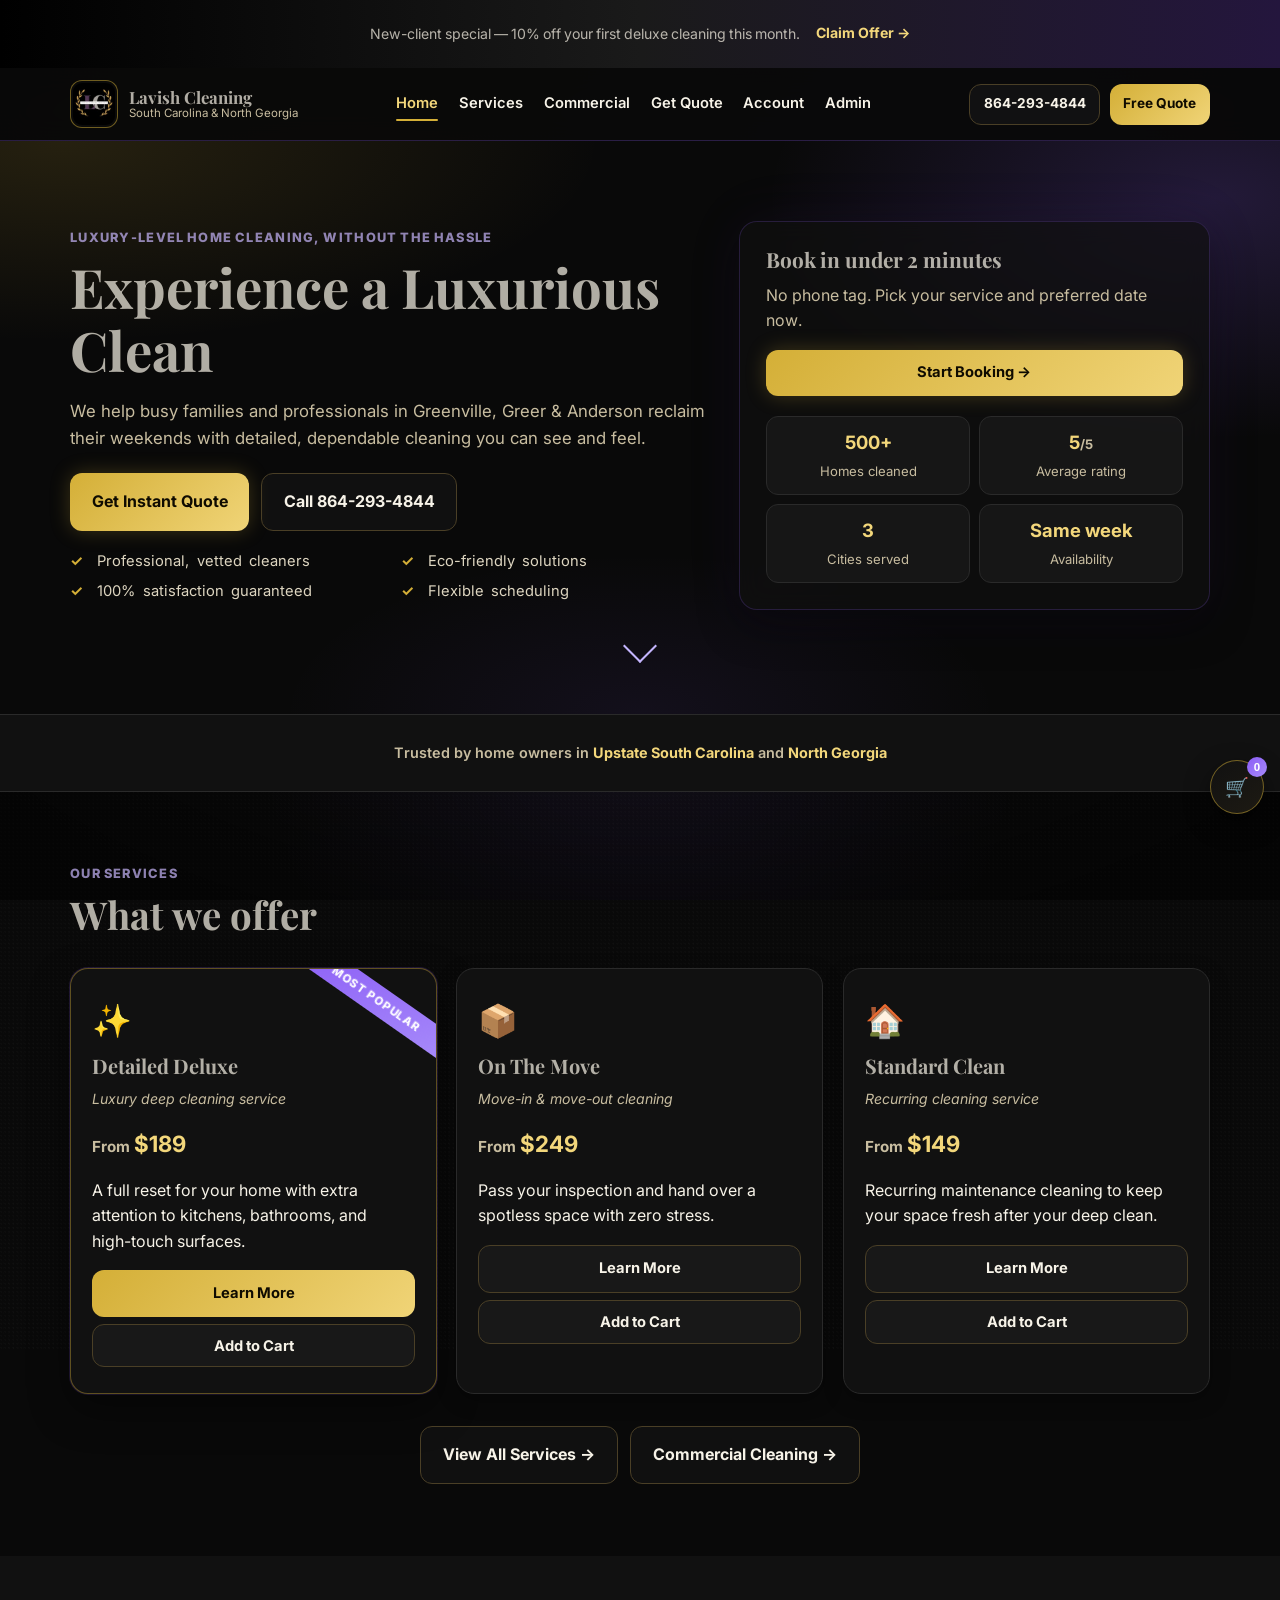
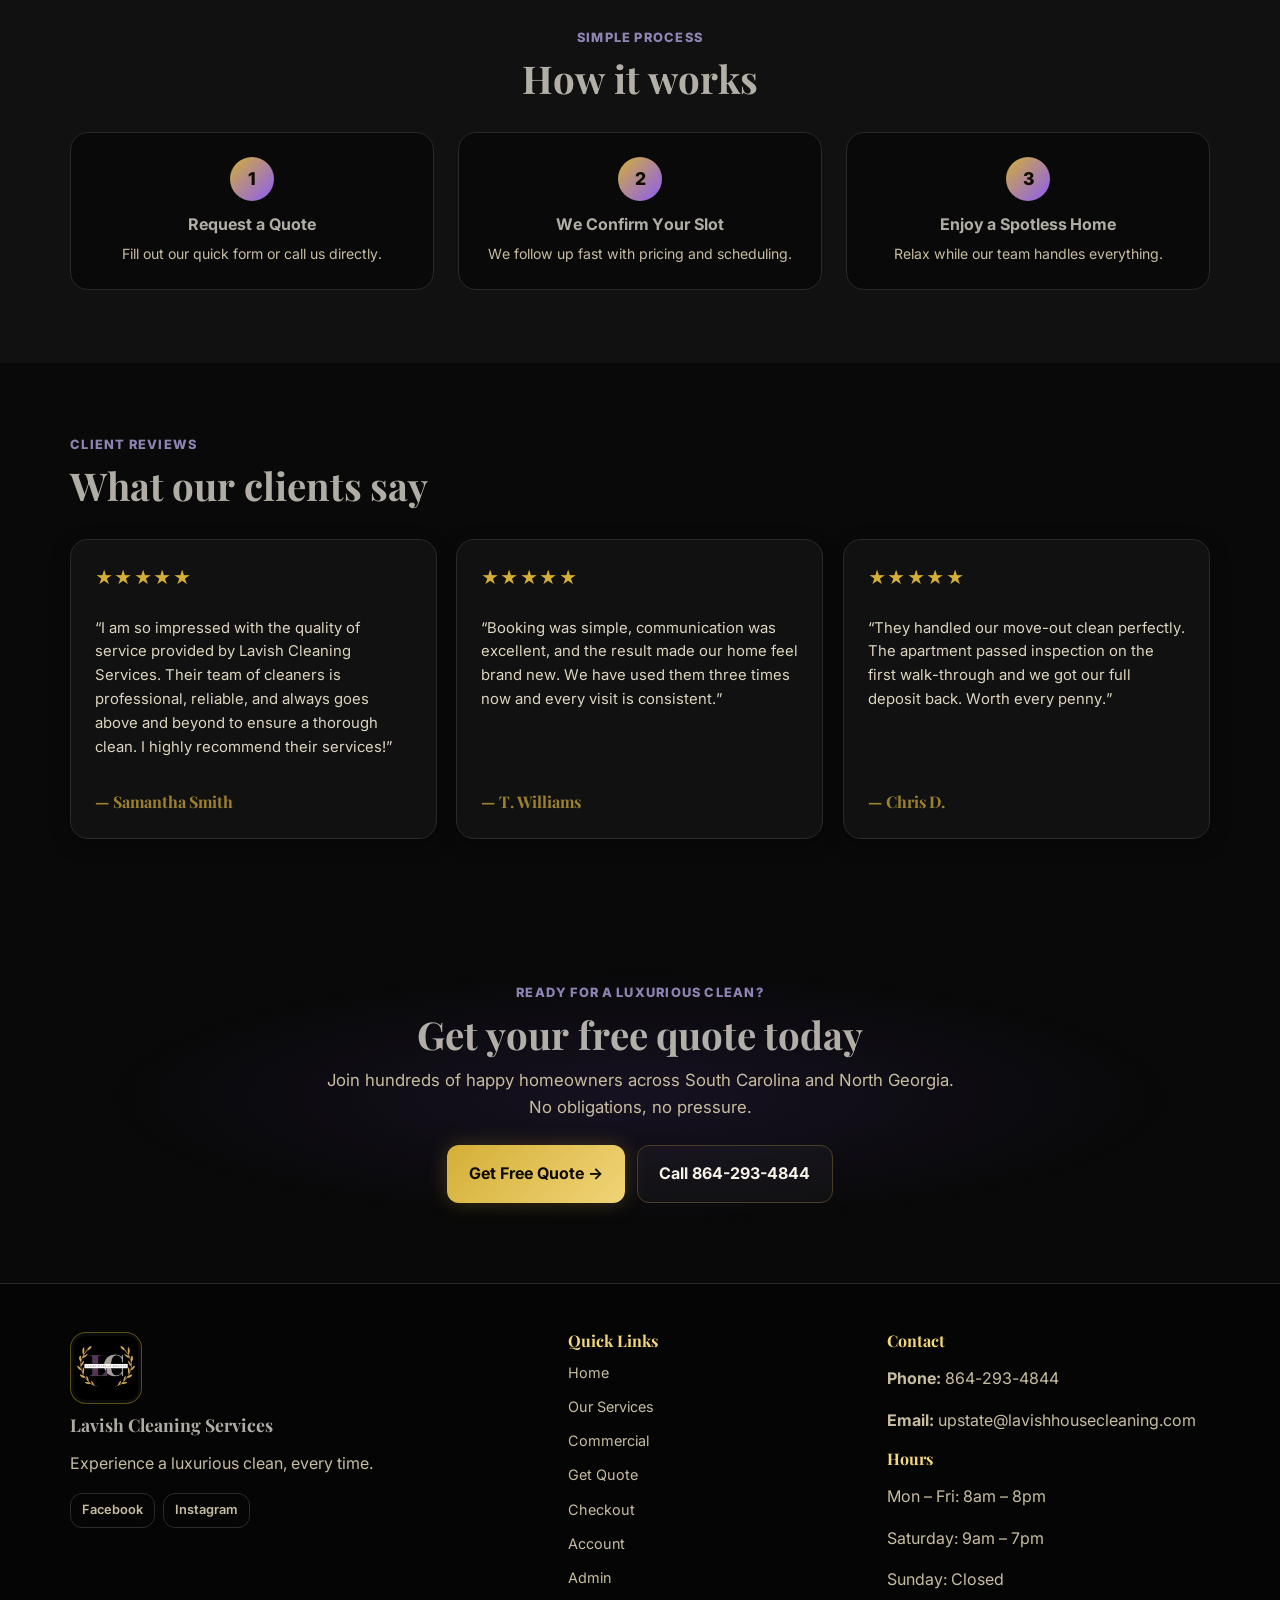
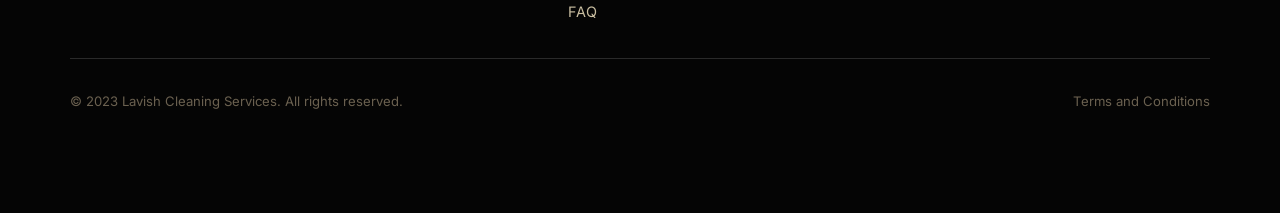
<file: index.html>
<!DOCTYPE html>
<html lang="en">
  <head>
    <meta charset="UTF-8" />
    <meta name="viewport" content="width=device-width, initial-scale=1.0" />
    <title>Lavish Cleaning Services | Luxury Home Cleaning in South Carolina &amp; North Georgia</title>
    <meta name="description" content="Book premium house cleaning in Greenville, Greer &amp; Anderson SC. Luxury deep cleaning, move-in/out &amp; recurring service. Fast quote, eco-friendly, 100% satisfaction guarantee." />
    <meta name="keywords" content="house cleaning South Carolina, move out cleaning North Georgia, deep cleaning Greenville, maid service North Georgia" />
    <meta property="og:title" content="Lavish Cleaning Services | South Carolina &amp; North Georgia" />
    <meta property="og:description" content="Experience a luxurious clean. Book online in under 2 minutes." />
    <meta property="og:type" content="website" />
    <meta property="og:url" content="https://www.lavishcleaningservices.com/" />
    <meta name="theme-color" content="#090909" />
    <link rel="icon" type="image/svg+xml" href="./assets/favicon.svg" />
    <link rel="preconnect" href="https://fonts.googleapis.com" />
    <link rel="preconnect" href="https://fonts.gstatic.com" crossorigin />
    <link href="https://fonts.googleapis.com/css2?family=Playfair+Display:wght@600;700;800&family=Inter:wght@400;500;600;700;800&display=swap" rel="stylesheet" />
    <link rel="stylesheet" href="./styles.css" />
    <script type="application/ld+json">
      {
        "@context": "https://schema.org",
        "@type": "LocalBusiness",
        "name": "Lavish Cleaning Services",
        "url": "https://www.lavishcleaningservices.com/",
        "telephone": "+1-864-293-4844",
        "email": "upstate@lavishhousecleaning.com",
        "areaServed": ["South Carolina", "North Georgia"],
        "openingHoursSpecification": [
          { "@type": "OpeningHoursSpecification", "dayOfWeek": ["Monday","Tuesday","Wednesday","Thursday","Friday"], "opens": "08:00", "closes": "20:00" },
          { "@type": "OpeningHoursSpecification", "dayOfWeek": "Saturday", "opens": "09:00", "closes": "19:00" }
        ],
        "priceRange": "$$"
      }
    </script>
  </head>
  <body>
    <!-- Announcement -->
    <div class="announcement">
      <p>New-client special &mdash; <strong>10% off</strong> your first deluxe cleaning this month.</p>
      <a href="./quote.html">Claim Offer &rarr;</a>
    </div>

    <!-- Header -->
    <header class="header" id="top">
      <div class="container nav-wrap">
        <a class="brand" href="./index.html">
          <img class="brand-logo" src="./assets/logo.png" alt="Lavish Cleaning Services logo" width="48" height="48" />
          <span class="brand-text">
            <strong>Lavish Cleaning</strong>
            <small>South Carolina &amp; North Georgia</small>
          </span>
        </a>
        <nav class="nav" id="mainNav">
          <a href="./index.html" class="nav-active">Home</a>
          <a href="./services.html">Services</a>
          <a href="./commercial.html">Commercial</a>
          <a href="./quote.html">Get Quote</a>
          <a href="./account.html">Account</a>
          <a href="./admin.html">Admin</a>
        </nav>
        <div class="nav-cta">
          <a class="btn btn-ghost btn-sm" href="tel:+18642934844">864-293-4844</a>
          <a class="btn btn-solid btn-sm" href="./quote.html">Free Quote</a>
        </div>
        <button class="hamburger" id="hamburger" aria-label="Open menu">
          <span></span><span></span><span></span>
        </button>
      </div>
    </header>

    <main>
      <!-- HERO -->
      <section class="hero">
        <div class="hero-bg-glow"></div>
        <div class="container hero-grid">
          <div class="hero-copy reveal reveal-left">
            <p class="eyebrow">Luxury-level home cleaning, without the hassle</p>
            <h1>Experience a <span class="text-gold">Luxurious</span> Clean</h1>
            <p class="subcopy">
              We help busy families and professionals in Greenville, Greer &amp;
              Anderson reclaim their weekends with detailed, dependable cleaning
              you can see and feel.
            </p>
            <div class="hero-actions">
              <a class="btn btn-xl btn-solid btn-glow" href="./quote.html">Get Instant Quote</a>
              <a class="btn btn-xl btn-ghost" href="tel:+18642934844">Call 864-293-4844</a>
            </div>
            <ul class="hero-points">
              <li><span class="check-icon">&#10003;</span> Professional, vetted cleaners</li>
              <li><span class="check-icon">&#10003;</span> Eco-friendly solutions</li>
              <li><span class="check-icon">&#10003;</span> 100% satisfaction guaranteed</li>
              <li><span class="check-icon">&#10003;</span> Flexible scheduling</li>
            </ul>
          </div>
          <aside class="hero-card reveal reveal-right reveal-delay-2">
            <h2>Book in under 2&nbsp;minutes</h2>
            <p>No phone tag. Pick your service and preferred date&nbsp;now.</p>
            <a href="./quote.html" class="btn btn-solid btn-block btn-glow">Start Booking &rarr;</a>
            <div class="trust-grid">
              <article>
                <strong class="counter" data-target="500" data-suffix="+">0</strong>
                <span>Homes cleaned</span>
              </article>
              <article>
                <strong>5<small>/5</small></strong>
                <span>Average rating</span>
              </article>
              <article>
                <strong class="counter" data-target="3">0</strong>
                <span>Cities served</span>
              </article>
              <article>
                <strong>Same&nbsp;week</strong>
                <span>Availability</span>
              </article>
            </div>
          </aside>
        </div>
        <div class="hero-scroll-hint" aria-hidden="true">
          <span class="scroll-arrow"></span>
        </div>
      </section>

      <!-- TRUST STRIP -->
      <section class="logo-strip reveal reveal-scale">
        <div class="container">
          <p>Trusted by home owners in <strong>Upstate South Carolina</strong> and <strong>North Georgia</strong></p>
        </div>
      </section>

      <!-- SERVICE PREVIEWS -->
      <section class="section" id="services-preview">
        <div class="container">
          <div class="section-head reveal reveal-scale">
            <p class="eyebrow">Our Services</p>
            <h2>What we offer</h2>
          </div>
          <div class="card-grid">
            <article class="service-card featured reveal reveal-left">
              <div class="card-badge">Most Popular</div>
              <div class="card-icon">&#10024;</div>
              <h3>Detailed Deluxe</h3>
              <p class="card-tagline">Luxury deep cleaning service</p>
              <p class="price">From <span class="price-value">$189</span></p>
              <p>A full reset for your home with extra attention to kitchens, bathrooms, and high-touch surfaces.</p>
              <a href="./services.html#deluxe" class="btn btn-solid btn-block">Learn More</a>
              <button class="btn btn-ghost btn-block cart-add-btn" type="button" data-cart-id="svc-deluxe" data-cart-name="Detailed Deluxe (Deep Clean)" data-cart-price="189">Add to Cart</button>
            </article>
            <article class="service-card reveal reveal-scale reveal-delay-1">
              <div class="card-icon">&#128230;</div>
              <h3>On The Move</h3>
              <p class="card-tagline">Move-in &amp; move-out cleaning</p>
              <p class="price">From <span class="price-value">$249</span></p>
              <p>Pass your inspection and hand over a spotless space with zero stress.</p>
              <a href="./services.html#move" class="btn btn-ghost btn-block">Learn More</a>
              <button class="btn btn-ghost btn-block cart-add-btn" type="button" data-cart-id="svc-move" data-cart-name="On The Move (Move In/Out)" data-cart-price="249">Add to Cart</button>
            </article>
            <article class="service-card reveal reveal-right reveal-delay-2">
              <div class="card-icon">&#127968;</div>
              <h3>Standard Clean</h3>
              <p class="card-tagline">Recurring cleaning service</p>
              <p class="price">From <span class="price-value">$149</span></p>
              <p>Recurring maintenance cleaning to keep your space fresh after your deep clean.</p>
              <a href="./services.html#recurring" class="btn btn-ghost btn-block">Learn More</a>
              <button class="btn btn-ghost btn-block cart-add-btn" type="button" data-cart-id="svc-standard" data-cart-name="Standard Clean (Recurring)" data-cart-price="149">Add to Cart</button>
            </article>
          </div>
          <div class="section-cta reveal reveal-scale">
            <a href="./services.html" class="btn btn-ghost btn-xl">View All Services &rarr;</a>
            <a href="./commercial.html" class="btn btn-ghost btn-xl">Commercial Cleaning &rarr;</a>
          </div>
        </div>
      </section>

      <!-- HOW IT WORKS (mini) -->
      <section class="section split">
        <div class="container">
          <div class="section-head reveal" style="text-align:center;">
            <p class="eyebrow">Simple Process</p>
            <h2>How it works</h2>
          </div>
          <div class="steps-row reveal reveal-scale">
            <div class="step-card">
              <span class="step-num">1</span>
              <strong>Request a Quote</strong>
              <p>Fill out our quick form or call us directly.</p>
            </div>
            <div class="step-card">
              <span class="step-num">2</span>
              <strong>We Confirm Your Slot</strong>
              <p>We follow up fast with pricing and scheduling.</p>
            </div>
            <div class="step-card">
              <span class="step-num">3</span>
              <strong>Enjoy a Spotless Home</strong>
              <p>Relax while our team handles everything.</p>
            </div>
          </div>
        </div>
      </section>

      <!-- REVIEWS -->
      <section class="section" id="reviews">
        <div class="container">
          <div class="section-head reveal">
            <p class="eyebrow">Client Reviews</p>
            <h2>What our clients say</h2>
          </div>
          <div class="review-grid">
            <blockquote class="reveal reveal-left">
              <div class="stars">&#9733;&#9733;&#9733;&#9733;&#9733;</div>
              <p>&ldquo;I am so impressed with the quality of service provided by Lavish Cleaning Services. Their team of cleaners is professional, reliable, and always goes above and beyond to ensure a thorough clean. I highly recommend their services!&rdquo;</p>
              <cite>&mdash; Samantha Smith</cite>
            </blockquote>
            <blockquote class="reveal reveal-scale reveal-delay-1">
              <div class="stars">&#9733;&#9733;&#9733;&#9733;&#9733;</div>
              <p>&ldquo;Booking was simple, communication was excellent, and the result made our home feel brand new. We have used them three times now and every visit is consistent.&rdquo;</p>
              <cite>&mdash; T. Williams</cite>
            </blockquote>
            <blockquote class="reveal reveal-right reveal-delay-2">
              <div class="stars">&#9733;&#9733;&#9733;&#9733;&#9733;</div>
              <p>&ldquo;They handled our move-out clean perfectly. The apartment passed inspection on the first walk-through and we got our full deposit back. Worth every penny.&rdquo;</p>
              <cite>&mdash; Chris D.</cite>
            </blockquote>
          </div>
        </div>
      </section>

      <!-- FINAL CTA -->
      <section class="section section-final-cta">
        <div class="container" style="text-align:center;">
          <div class="reveal">
            <p class="eyebrow">Ready for a luxurious clean?</p>
            <h2>Get your free quote today</h2>
            <p class="subcopy" style="margin:0 auto 1.5rem;">Join hundreds of happy homeowners across South Carolina and North Georgia. No obligations, no pressure.</p>
            <div class="hero-actions" style="justify-content:center;">
              <a class="btn btn-xl btn-solid btn-glow" href="./quote.html">Get Free Quote &rarr;</a>
              <a class="btn btn-xl btn-ghost" href="tel:+18642934844">Call 864-293-4844</a>
            </div>
          </div>
        </div>
      </section>
    </main>

    <!-- FOOTER -->
    <footer class="footer">
      <div class="container footer-grid">
        <div>
          <img class="footer-logo" src="./assets/logo.png" alt="Lavish Cleaning Services logo" width="72" height="72" />
          <h3>Lavish Cleaning Services</h3>
          <p>Experience a luxurious clean, every&nbsp;time.</p>
          <div class="footer-social">
            <a href="#" aria-label="Facebook">Facebook</a>
            <a href="#" aria-label="Instagram">Instagram</a>
          </div>
        </div>
        <div>
          <h4>Quick Links</h4>
          <nav class="footer-nav">
            <a href="./index.html">Home</a>
            <a href="./services.html">Our Services</a>
            <a href="./commercial.html">Commercial</a>
            <a href="./quote.html">Get Quote</a>
            <a href="./checkout.html">Checkout</a>
            <a href="./account.html">Account</a>
            <a href="./admin.html">Admin</a>
            <a href="./services.html#faq">FAQ</a>
          </nav>
        </div>
        <div>
          <h4>Contact</h4>
          <p><strong>Phone:</strong> <a href="tel:+18642934844">864-293-4844</a></p>
          <p><strong>Email:</strong> <a href="mailto:upstate@lavishhousecleaning.com">upstate@lavishhousecleaning.com</a></p>
          <h4>Hours</h4>
          <p>Mon &ndash; Fri: 8am &ndash; 8pm</p>
          <p>Saturday: 9am &ndash; 7pm</p>
          <p>Sunday: Closed</p>
        </div>
      </div>
      <div class="container footer-bottom">
        <p>&copy; 2023 Lavish Cleaning Services. All rights&nbsp;reserved.</p>
        <a href="#">Terms and Conditions</a>
      </div>
    </footer>

    <div class="mobile-cta">
      <a href="tel:+18642934844">&#128222; Call</a>
      <a href="./quote.html">Get Quote</a>
      <a href="./services.html">Services</a>
    </div>

    <script src="./script.js"></script>
  </body>
</html>
</file>
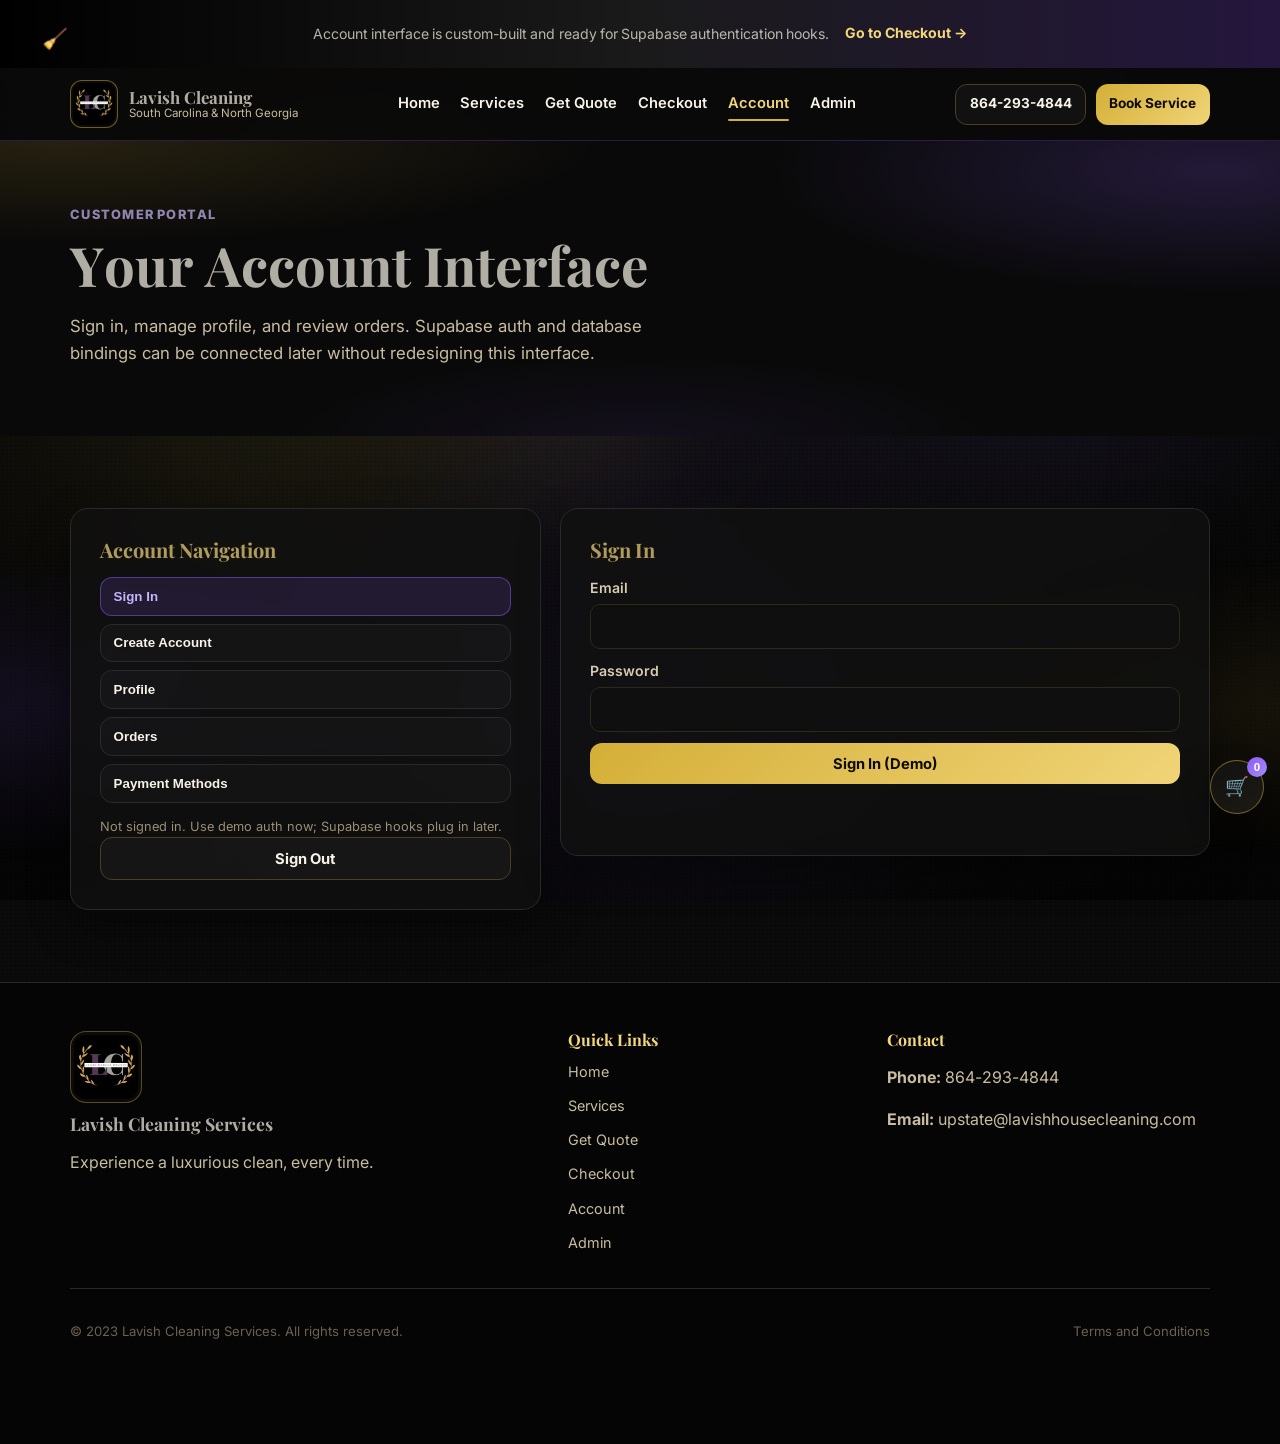
<file: account.html>
<!DOCTYPE html>
<html lang="en">
  <head>
    <meta charset="UTF-8" />
    <meta name="viewport" content="width=device-width, initial-scale=1.0" />
    <title>Account | Lavish Cleaning Services</title>
    <meta name="description" content="Manage your Lavish Cleaning Services account, orders, profile, and saved payment methods." />
    <meta name="theme-color" content="#090909" />
    <link rel="icon" type="image/svg+xml" href="./assets/favicon.svg" />
    <link rel="preconnect" href="https://fonts.googleapis.com" />
    <link rel="preconnect" href="https://fonts.gstatic.com" crossorigin />
    <link href="https://fonts.googleapis.com/css2?family=Playfair+Display:wght@600;700;800&family=Inter:wght@400;500;600;700;800&display=swap" rel="stylesheet" />
    <link rel="stylesheet" href="./styles.css" />
  </head>
  <body>
    <div class="announcement">
      <p>Account interface is custom-built and ready for Supabase authentication hooks.</p>
      <a href="./checkout.html">Go to Checkout &rarr;</a>
    </div>

    <header class="header" id="top">
      <div class="container nav-wrap">
        <a class="brand" href="./index.html">
          <img class="brand-logo" src="./assets/logo.png" alt="Lavish Cleaning Services logo" width="48" height="48" />
          <span class="brand-text"><strong>Lavish Cleaning</strong><small>South Carolina &amp; North Georgia</small></span>
        </a>
        <nav class="nav" id="mainNav">
          <a href="./index.html">Home</a>
          <a href="./services.html">Services</a>
          <a href="./quote.html">Get Quote</a>
          <a href="./checkout.html">Checkout</a>
          <a href="./account.html" class="nav-active">Account</a>
          <a href="./admin.html">Admin</a>
        </nav>
        <div class="nav-cta">
          <a class="btn btn-ghost btn-sm" href="tel:+18642934844">864-293-4844</a>
          <a class="btn btn-solid btn-sm" href="./quote.html">Book Service</a>
        </div>
        <button class="hamburger" id="hamburger" aria-label="Open menu"><span></span><span></span><span></span></button>
      </div>
    </header>

    <main>
      <section class="page-hero">
        <div class="hero-bg-glow"></div>
        <div class="container reveal reveal-left">
          <p class="eyebrow">Customer Portal</p>
          <h1>Your <span class="text-gold">Account Interface</span></h1>
          <p class="subcopy">Sign in, manage profile, and review orders. Supabase auth and database bindings can be connected later without redesigning this interface.</p>
        </div>
      </section>

      <section class="section section-quote">
        <div class="container account-grid">
          <aside class="quote-form reveal reveal-left">
            <h3>Account Navigation</h3>
            <div class="account-nav-list">
              <button class="account-tab-btn is-active" data-account-tab="signin" type="button">Sign In</button>
              <button class="account-tab-btn" data-account-tab="register" type="button">Create Account</button>
              <button class="account-tab-btn" data-account-tab="profile" type="button">Profile</button>
              <button class="account-tab-btn" data-account-tab="orders" type="button">Orders</button>
              <button class="account-tab-btn" data-account-tab="billing" type="button">Payment Methods</button>
            </div>
            <p id="accountStatusText" class="microcopy" style="margin-top:0.9rem;">Not signed in.</p>
            <button id="accountSignOutBtn" class="btn btn-ghost btn-block" type="button">Sign Out</button>
          </aside>

          <div class="quote-form reveal reveal-right reveal-delay-2">
            <section class="account-panel is-active" data-account-panel="signin">
              <h3>Sign In</h3>
              <form id="accountSignInForm" novalidate>
                <label>Email <input name="email" type="email" required /></label>
                <label>Password <input name="password" type="password" required /></label>
                <button type="submit" class="btn btn-solid btn-block">Sign In (Demo)</button>
              </form>
            </section>

            <section class="account-panel" data-account-panel="register">
              <h3>Create Account</h3>
              <form id="accountRegisterForm" novalidate>
                <label>Full Name <input name="fullName" type="text" required /></label>
                <label>Email <input name="email" type="email" required /></label>
                <label>Password <input name="password" type="password" required /></label>
                <button type="submit" class="btn btn-solid btn-block">Create Account (Demo)</button>
              </form>
            </section>

            <section class="account-panel" data-account-panel="profile">
              <h3>Profile</h3>
              <form id="accountProfileForm" novalidate>
                <label>Full Name <input name="fullName" type="text" required /></label>
                <label>Phone <input name="phone" type="tel" /></label>
                <label>Default Address <input name="address" type="text" /></label>
                <button type="submit" class="btn btn-solid btn-block">Save Profile</button>
              </form>
            </section>

            <section class="account-panel" data-account-panel="orders">
              <h3>Recent Orders</h3>
              <ul id="accountOrdersList" class="checkout-items-list"></ul>
            </section>

            <section class="account-panel" data-account-panel="billing">
              <h3>Payment Methods</h3>
              <form id="accountPaymentForm" novalidate>
                <label>Card Brand
                  <select name="brand">
                    <option value="Visa">Visa</option>
                    <option value="Mastercard">Mastercard</option>
                    <option value="Amex">American Express</option>
                    <option value="Discover">Discover</option>
                  </select>
                </label>
                <label>Card Number (last 4 stored only) <input name="cardNumber" type="text" inputmode="numeric" placeholder="•••• •••• •••• 1234" required /></label>
                <button type="submit" class="btn btn-solid btn-block">Save Payment Method</button>
              </form>
              <ul id="accountPaymentList" class="checkout-items-list" style="margin-top:0.8rem;"></ul>
            </section>

            <p id="accountMessage" class="form-message" aria-live="polite"></p>
          </div>
        </div>
      </section>
    </main>

    <footer class="footer">
      <div class="container footer-grid">
        <div>
          <img class="footer-logo" src="./assets/logo.png" alt="Lavish Cleaning Services logo" width="72" height="72" />
          <h3>Lavish Cleaning Services</h3>
          <p>Experience a luxurious clean, every time.</p>
        </div>
        <div>
          <h4>Quick Links</h4>
          <nav class="footer-nav">
            <a href="./index.html">Home</a><a href="./services.html">Services</a><a href="./quote.html">Get Quote</a><a href="./checkout.html">Checkout</a><a href="./account.html">Account</a><a href="./admin.html">Admin</a>
          </nav>
        </div>
        <div>
          <h4>Contact</h4>
          <p><strong>Phone:</strong> <a href="tel:+18642934844">864-293-4844</a></p>
          <p><strong>Email:</strong> <a href="mailto:upstate@lavishhousecleaning.com">upstate@lavishhousecleaning.com</a></p>
        </div>
      </div>
      <div class="container footer-bottom">
        <p>&copy; 2023 Lavish Cleaning Services. All rights reserved.</p>
        <a href="#">Terms and Conditions</a>
      </div>
    </footer>

    <script src="./script.js"></script>
  </body>
</html>
</file>
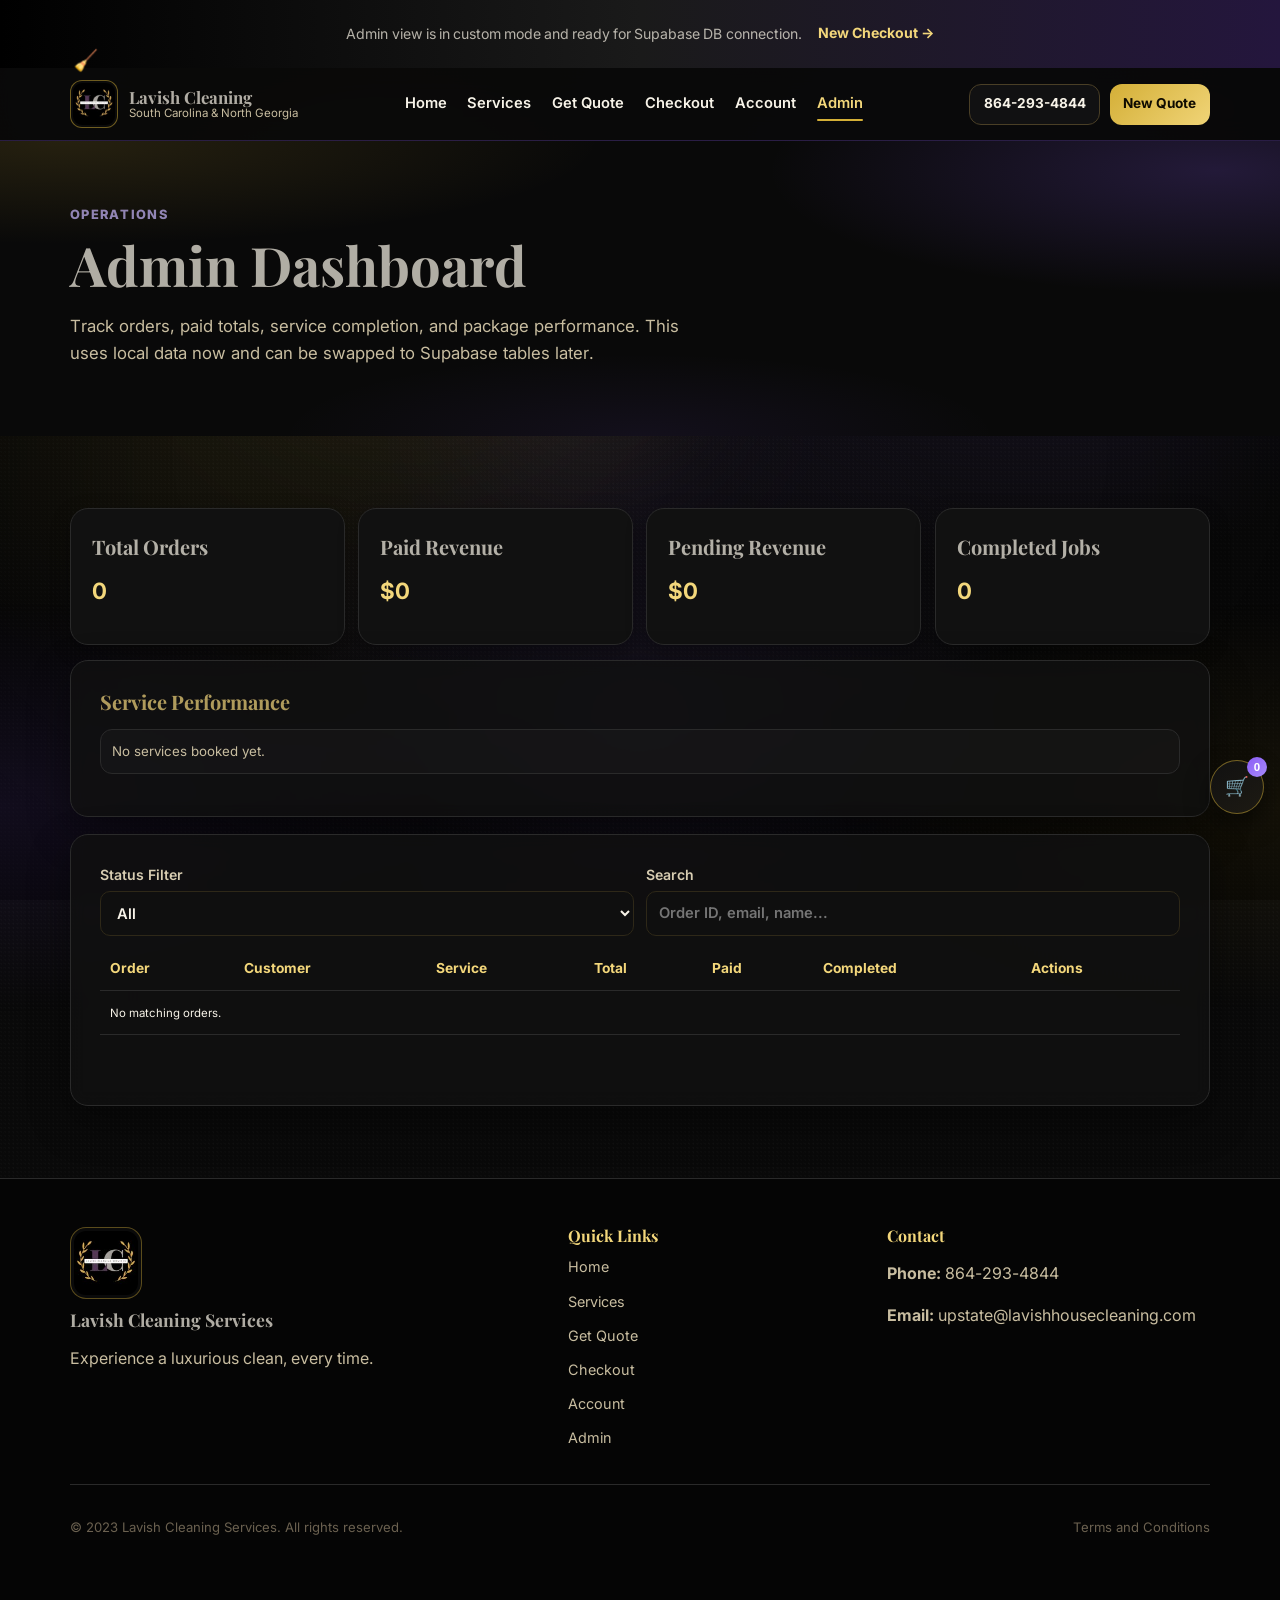
<file: admin.html>
<!DOCTYPE html>
<html lang="en">
  <head>
    <meta charset="UTF-8" />
    <meta name="viewport" content="width=device-width, initial-scale=1.0" />
    <title>Admin Dashboard | Lavish Cleaning Services</title>
    <meta name="description" content="Admin dashboard for Lavish Cleaning Services orders, revenue, service status, and completion tracking." />
    <meta name="theme-color" content="#090909" />
    <link rel="icon" type="image/svg+xml" href="./assets/favicon.svg" />
    <link rel="preconnect" href="https://fonts.googleapis.com" />
    <link rel="preconnect" href="https://fonts.gstatic.com" crossorigin />
    <link href="https://fonts.googleapis.com/css2?family=Playfair+Display:wght@600;700;800&family=Inter:wght@400;500;600;700;800&display=swap" rel="stylesheet" />
    <link rel="stylesheet" href="./styles.css" />
  </head>
  <body>
    <div class="announcement">
      <p>Admin view is in custom mode and ready for Supabase DB connection.</p>
      <a href="./checkout.html">New Checkout &rarr;</a>
    </div>

    <header class="header" id="top">
      <div class="container nav-wrap">
        <a class="brand" href="./index.html">
          <img class="brand-logo" src="./assets/logo.png" alt="Lavish Cleaning Services logo" width="48" height="48" />
          <span class="brand-text"><strong>Lavish Cleaning</strong><small>South Carolina &amp; North Georgia</small></span>
        </a>
        <nav class="nav" id="mainNav">
          <a href="./index.html">Home</a>
          <a href="./services.html">Services</a>
          <a href="./quote.html">Get Quote</a>
          <a href="./checkout.html">Checkout</a>
          <a href="./account.html">Account</a>
          <a href="./admin.html" class="nav-active">Admin</a>
        </nav>
        <div class="nav-cta">
          <a class="btn btn-ghost btn-sm" href="tel:+18642934844">864-293-4844</a>
          <a class="btn btn-solid btn-sm" href="./quote.html">New Quote</a>
        </div>
        <button class="hamburger" id="hamburger" aria-label="Open menu"><span></span><span></span><span></span></button>
      </div>
    </header>

    <main>
      <section class="page-hero">
        <div class="hero-bg-glow"></div>
        <div class="container reveal reveal-left">
          <p class="eyebrow">Operations</p>
          <h1>Admin <span class="text-gold">Dashboard</span></h1>
          <p class="subcopy">Track orders, paid totals, service completion, and package performance. This uses local data now and can be swapped to Supabase tables later.</p>
        </div>
      </section>

      <section class="section section-quote">
        <div class="container">
          <div class="admin-stats-grid reveal reveal-scale">
            <article class="service-card">
              <h3>Total Orders</h3>
              <p class="price"><span id="adminTotalOrders" class="price-value">0</span></p>
            </article>
            <article class="service-card">
              <h3>Paid Revenue</h3>
              <p class="price"><span id="adminPaidRevenue" class="price-value">$0</span></p>
            </article>
            <article class="service-card">
              <h3>Pending Revenue</h3>
              <p class="price"><span id="adminPendingRevenue" class="price-value">$0</span></p>
            </article>
            <article class="service-card">
              <h3>Completed Jobs</h3>
              <p class="price"><span id="adminCompletedJobs" class="price-value">0</span></p>
            </article>
          </div>

          <div class="quote-form reveal reveal-left" style="margin-top:1rem;">
            <h3>Service Performance</h3>
            <ul id="adminServiceTotals" class="checkout-items-list"></ul>
          </div>

          <div class="quote-form reveal reveal-right reveal-delay-2" style="margin-top:1rem;">
            <div class="field-row">
              <label>Status Filter
                <select id="adminStatusFilter">
                  <option value="all">All</option>
                  <option value="paid">Paid</option>
                  <option value="unpaid">Unpaid</option>
                  <option value="completed">Completed</option>
                  <option value="pending">Pending</option>
                </select>
              </label>
              <label>Search
                <input id="adminSearchInput" type="text" placeholder="Order ID, email, name..." />
              </label>
            </div>
            <div style="overflow:auto;">
              <table class="admin-orders-table" aria-label="Orders table">
                <thead>
                  <tr>
                    <th>Order</th>
                    <th>Customer</th>
                    <th>Service</th>
                    <th>Total</th>
                    <th>Paid</th>
                    <th>Completed</th>
                    <th>Actions</th>
                  </tr>
                </thead>
                <tbody id="adminOrdersBody"></tbody>
              </table>
            </div>
            <p id="adminMessage" class="form-message" aria-live="polite"></p>
          </div>
        </div>
      </section>
    </main>

    <footer class="footer">
      <div class="container footer-grid">
        <div>
          <img class="footer-logo" src="./assets/logo.png" alt="Lavish Cleaning Services logo" width="72" height="72" />
          <h3>Lavish Cleaning Services</h3>
          <p>Experience a luxurious clean, every time.</p>
        </div>
        <div>
          <h4>Quick Links</h4>
          <nav class="footer-nav">
            <a href="./index.html">Home</a><a href="./services.html">Services</a><a href="./quote.html">Get Quote</a><a href="./checkout.html">Checkout</a><a href="./account.html">Account</a><a href="./admin.html">Admin</a>
          </nav>
        </div>
        <div>
          <h4>Contact</h4>
          <p><strong>Phone:</strong> <a href="tel:+18642934844">864-293-4844</a></p>
          <p><strong>Email:</strong> <a href="mailto:upstate@lavishhousecleaning.com">upstate@lavishhousecleaning.com</a></p>
        </div>
      </div>
      <div class="container footer-bottom">
        <p>&copy; 2023 Lavish Cleaning Services. All rights reserved.</p>
        <a href="#">Terms and Conditions</a>
      </div>
    </footer>

    <script src="./script.js"></script>
  </body>
</html>
</file>
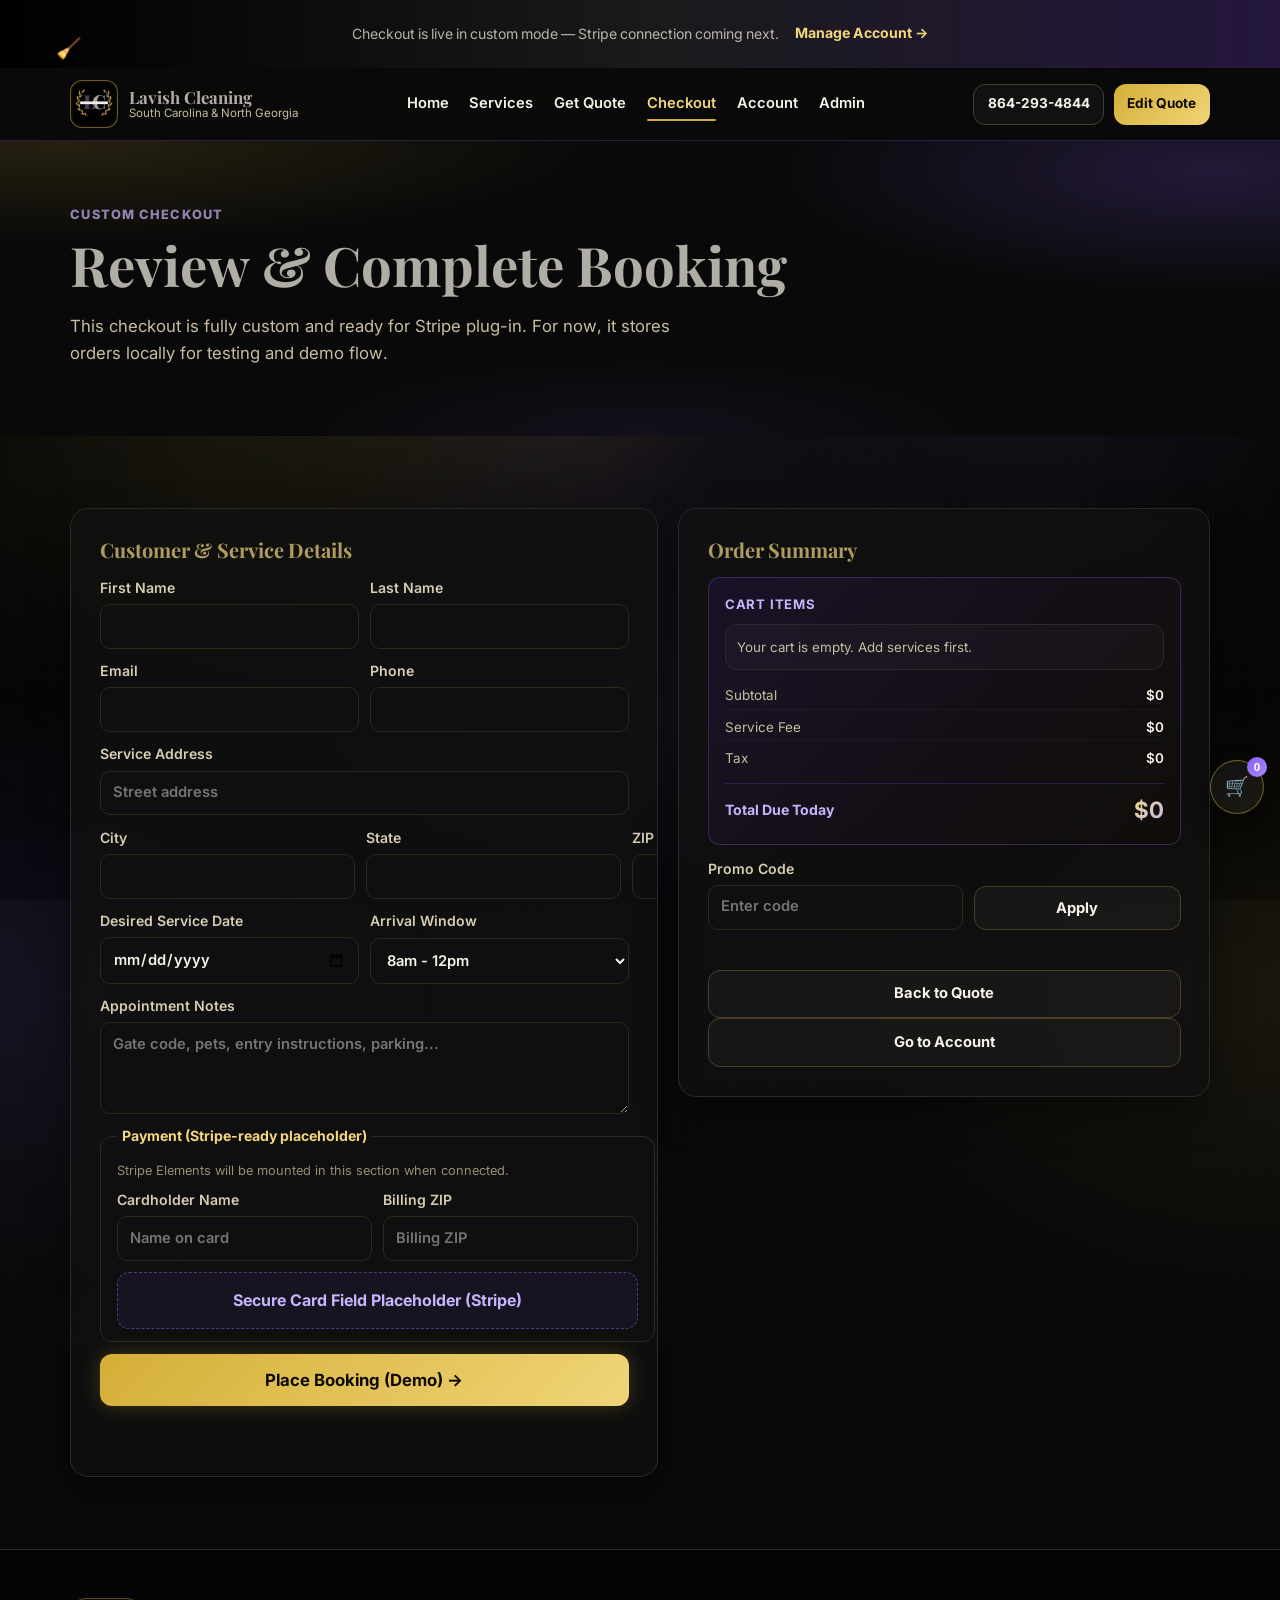
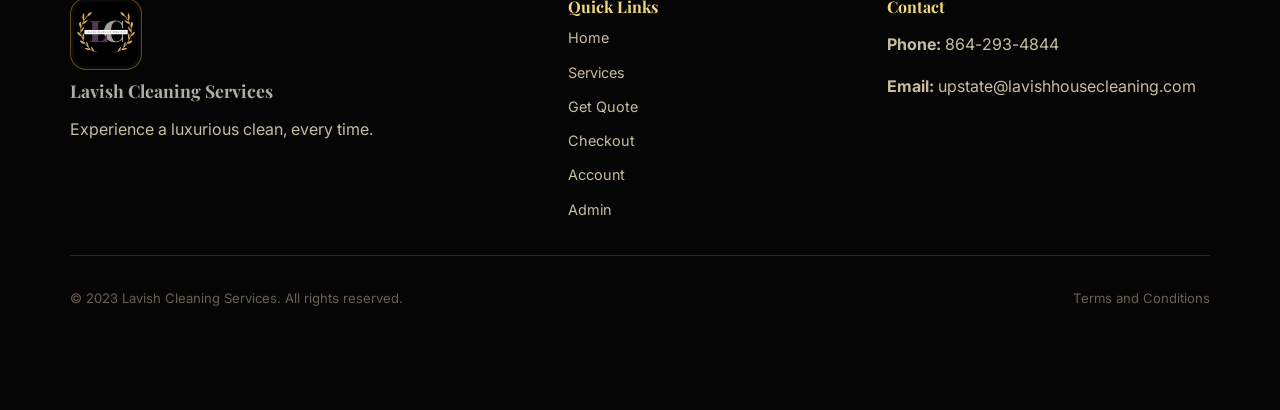
<file: checkout.html>
<!DOCTYPE html>
<html lang="en">
  <head>
    <meta charset="UTF-8" />
    <meta name="viewport" content="width=device-width, initial-scale=1.0" />
    <title>Checkout | Lavish Cleaning Services</title>
    <meta name="description" content="Secure checkout for Lavish Cleaning Services. Review your cleaning package, enter details, and complete booking." />
    <meta name="theme-color" content="#090909" />
    <link rel="icon" type="image/svg+xml" href="./assets/favicon.svg" />
    <link rel="preconnect" href="https://fonts.googleapis.com" />
    <link rel="preconnect" href="https://fonts.gstatic.com" crossorigin />
    <link href="https://fonts.googleapis.com/css2?family=Playfair+Display:wght@600;700;800&family=Inter:wght@400;500;600;700;800&display=swap" rel="stylesheet" />
    <link rel="stylesheet" href="./styles.css" />
  </head>
  <body>
    <div class="announcement">
      <p>Checkout is live in custom mode &mdash; Stripe connection coming next.</p>
      <a href="./account.html">Manage Account &rarr;</a>
    </div>

    <header class="header" id="top">
      <div class="container nav-wrap">
        <a class="brand" href="./index.html">
          <img class="brand-logo" src="./assets/logo.png" alt="Lavish Cleaning Services logo" width="48" height="48" />
          <span class="brand-text"><strong>Lavish Cleaning</strong><small>South Carolina &amp; North Georgia</small></span>
        </a>
        <nav class="nav" id="mainNav">
          <a href="./index.html">Home</a>
          <a href="./services.html">Services</a>
          <a href="./quote.html">Get Quote</a>
          <a href="./checkout.html" class="nav-active">Checkout</a>
          <a href="./account.html">Account</a>
          <a href="./admin.html">Admin</a>
        </nav>
        <div class="nav-cta">
          <a class="btn btn-ghost btn-sm" href="tel:+18642934844">864-293-4844</a>
          <a class="btn btn-solid btn-sm" href="./quote.html">Edit Quote</a>
        </div>
        <button class="hamburger" id="hamburger" aria-label="Open menu"><span></span><span></span><span></span></button>
      </div>
    </header>

    <main>
      <section class="page-hero">
        <div class="hero-bg-glow"></div>
        <div class="container reveal reveal-left">
          <p class="eyebrow">Custom Checkout</p>
          <h1>Review &amp; <span class="text-gold">Complete Booking</span></h1>
          <p class="subcopy">This checkout is fully custom and ready for Stripe plug-in. For now, it stores orders locally for testing and demo flow.</p>
        </div>
      </section>

      <section class="section section-quote">
        <div class="container checkout-grid">
          <form id="checkoutForm" class="quote-form reveal reveal-left" novalidate>
            <h3>Customer &amp; Service Details</h3>
            <div class="field-row">
              <label>First Name <input name="firstName" type="text" autocomplete="given-name" required /></label>
              <label>Last Name <input name="lastName" type="text" autocomplete="family-name" required /></label>
            </div>
            <div class="field-row">
              <label>Email <input name="email" type="email" autocomplete="email" required /></label>
              <label>Phone <input name="phone" type="tel" autocomplete="tel" required /></label>
            </div>
            <label>Service Address <input name="address1" type="text" placeholder="Street address" required /></label>
            <div class="field-row field-row-3">
              <label>City <input name="city" type="text" required /></label>
              <label>State <input name="state" type="text" maxlength="2" required /></label>
              <label>ZIP <input name="zip" type="text" inputmode="numeric" required /></label>
            </div>
            <div class="field-row">
              <label>Desired Service Date <input name="serviceDate" type="date" required /></label>
              <label>Arrival Window
                <select name="arrivalWindow" required>
                  <option value="8am-12pm">8am - 12pm</option>
                  <option value="12pm-4pm">12pm - 4pm</option>
                  <option value="4pm-8pm">4pm - 8pm</option>
                </select>
              </label>
            </div>
            <label>Appointment Notes <textarea name="notes" rows="3" placeholder="Gate code, pets, entry instructions, parking..."></textarea></label>

            <fieldset class="addons-fieldset">
              <legend>Payment (Stripe-ready placeholder)</legend>
              <p class="microcopy" style="margin:0 0 0.5rem;">Stripe Elements will be mounted in this section when connected.</p>
              <div class="field-row">
                <label>Cardholder Name <input name="cardholder" type="text" placeholder="Name on card" /></label>
                <label>Billing ZIP <input name="billingZip" type="text" inputmode="numeric" placeholder="Billing ZIP" /></label>
              </div>
              <div class="mock-card-slot">Secure Card Field Placeholder (Stripe)</div>
            </fieldset>

            <button type="submit" class="btn btn-solid btn-block btn-glow btn-lg">Place Booking (Demo) &rarr;</button>
            <p id="checkoutMessage" class="form-message" aria-live="polite"></p>
          </form>

          <aside class="quote-form reveal reveal-right reveal-delay-2">
            <h3>Order Summary</h3>
            <div class="estimate">
              <div class="estimate-header"><span>Cart Items</span></div>
              <ul id="checkoutItems" class="checkout-items-list"></ul>
              <div class="estimate-breakdown">
                <div class="line-item"><span>Subtotal</span><span id="checkoutSubtotal">$0</span></div>
                <div class="line-item"><span>Service Fee</span><span id="checkoutServiceFee">$15</span></div>
                <div class="line-item"><span>Tax</span><span id="checkoutTax">$0</span></div>
              </div>
              <div class="estimate-total">
                <span>Total Due Today</span>
                <strong id="checkoutTotal">$15</strong>
              </div>
            </div>
            <div class="field-row">
              <label>Promo Code <input id="promoCodeInput" type="text" placeholder="Enter code" /></label>
              <label>&nbsp;<button id="applyPromoBtn" type="button" class="btn btn-ghost btn-block">Apply</button></label>
            </div>
            <p id="promoMessage" class="microcopy" style="min-height:1.2rem;"></p>
            <a href="./quote.html" class="btn btn-ghost btn-block">Back to Quote</a>
            <a href="./account.html" class="btn btn-ghost btn-block">Go to Account</a>
          </aside>
        </div>
      </section>
    </main>

    <footer class="footer">
      <div class="container footer-grid">
        <div>
          <img class="footer-logo" src="./assets/logo.png" alt="Lavish Cleaning Services logo" width="72" height="72" />
          <h3>Lavish Cleaning Services</h3>
          <p>Experience a luxurious clean, every time.</p>
        </div>
        <div>
          <h4>Quick Links</h4>
          <nav class="footer-nav">
            <a href="./index.html">Home</a><a href="./services.html">Services</a><a href="./quote.html">Get Quote</a><a href="./checkout.html">Checkout</a><a href="./account.html">Account</a><a href="./admin.html">Admin</a>
          </nav>
        </div>
        <div>
          <h4>Contact</h4>
          <p><strong>Phone:</strong> <a href="tel:+18642934844">864-293-4844</a></p>
          <p><strong>Email:</strong> <a href="mailto:upstate@lavishhousecleaning.com">upstate@lavishhousecleaning.com</a></p>
        </div>
      </div>
      <div class="container footer-bottom">
        <p>&copy; 2023 Lavish Cleaning Services. All rights reserved.</p>
        <a href="#">Terms and Conditions</a>
      </div>
    </footer>

    <script src="./script.js"></script>
  </body>
</html>
</file>
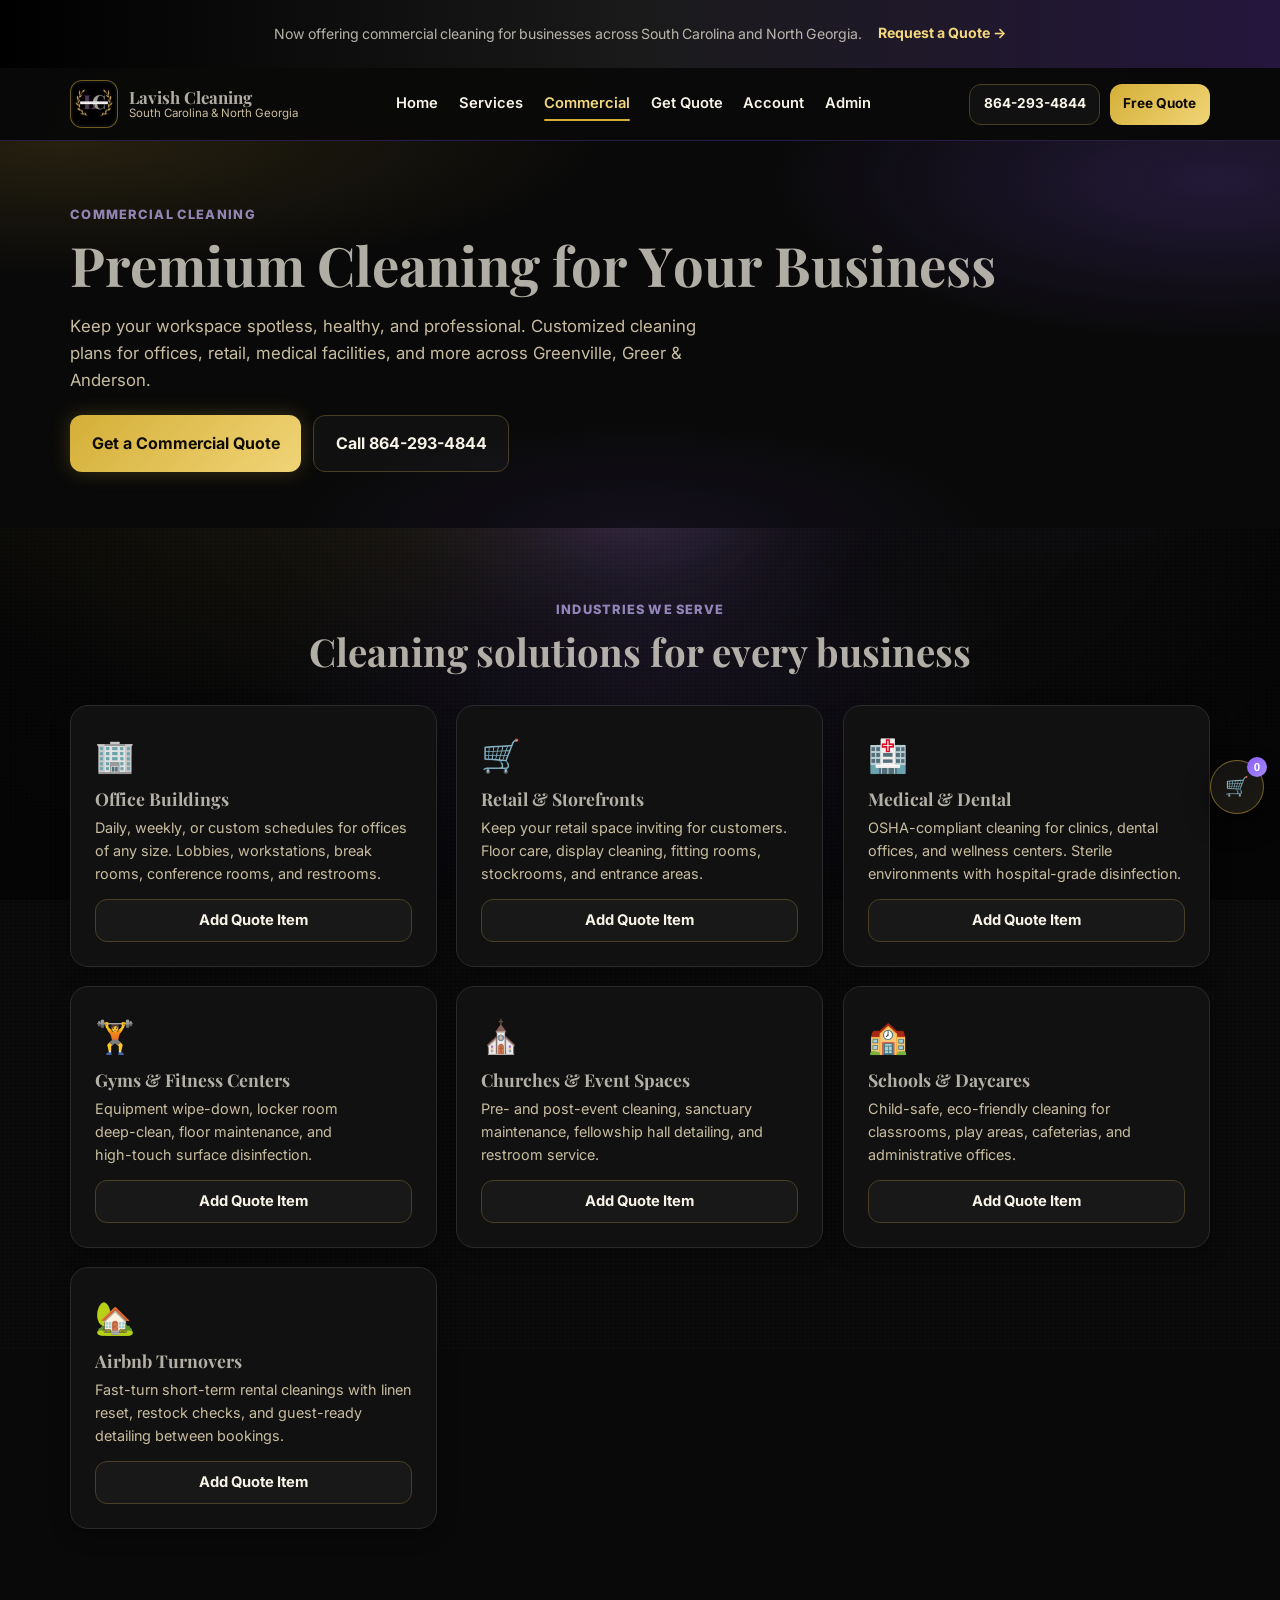
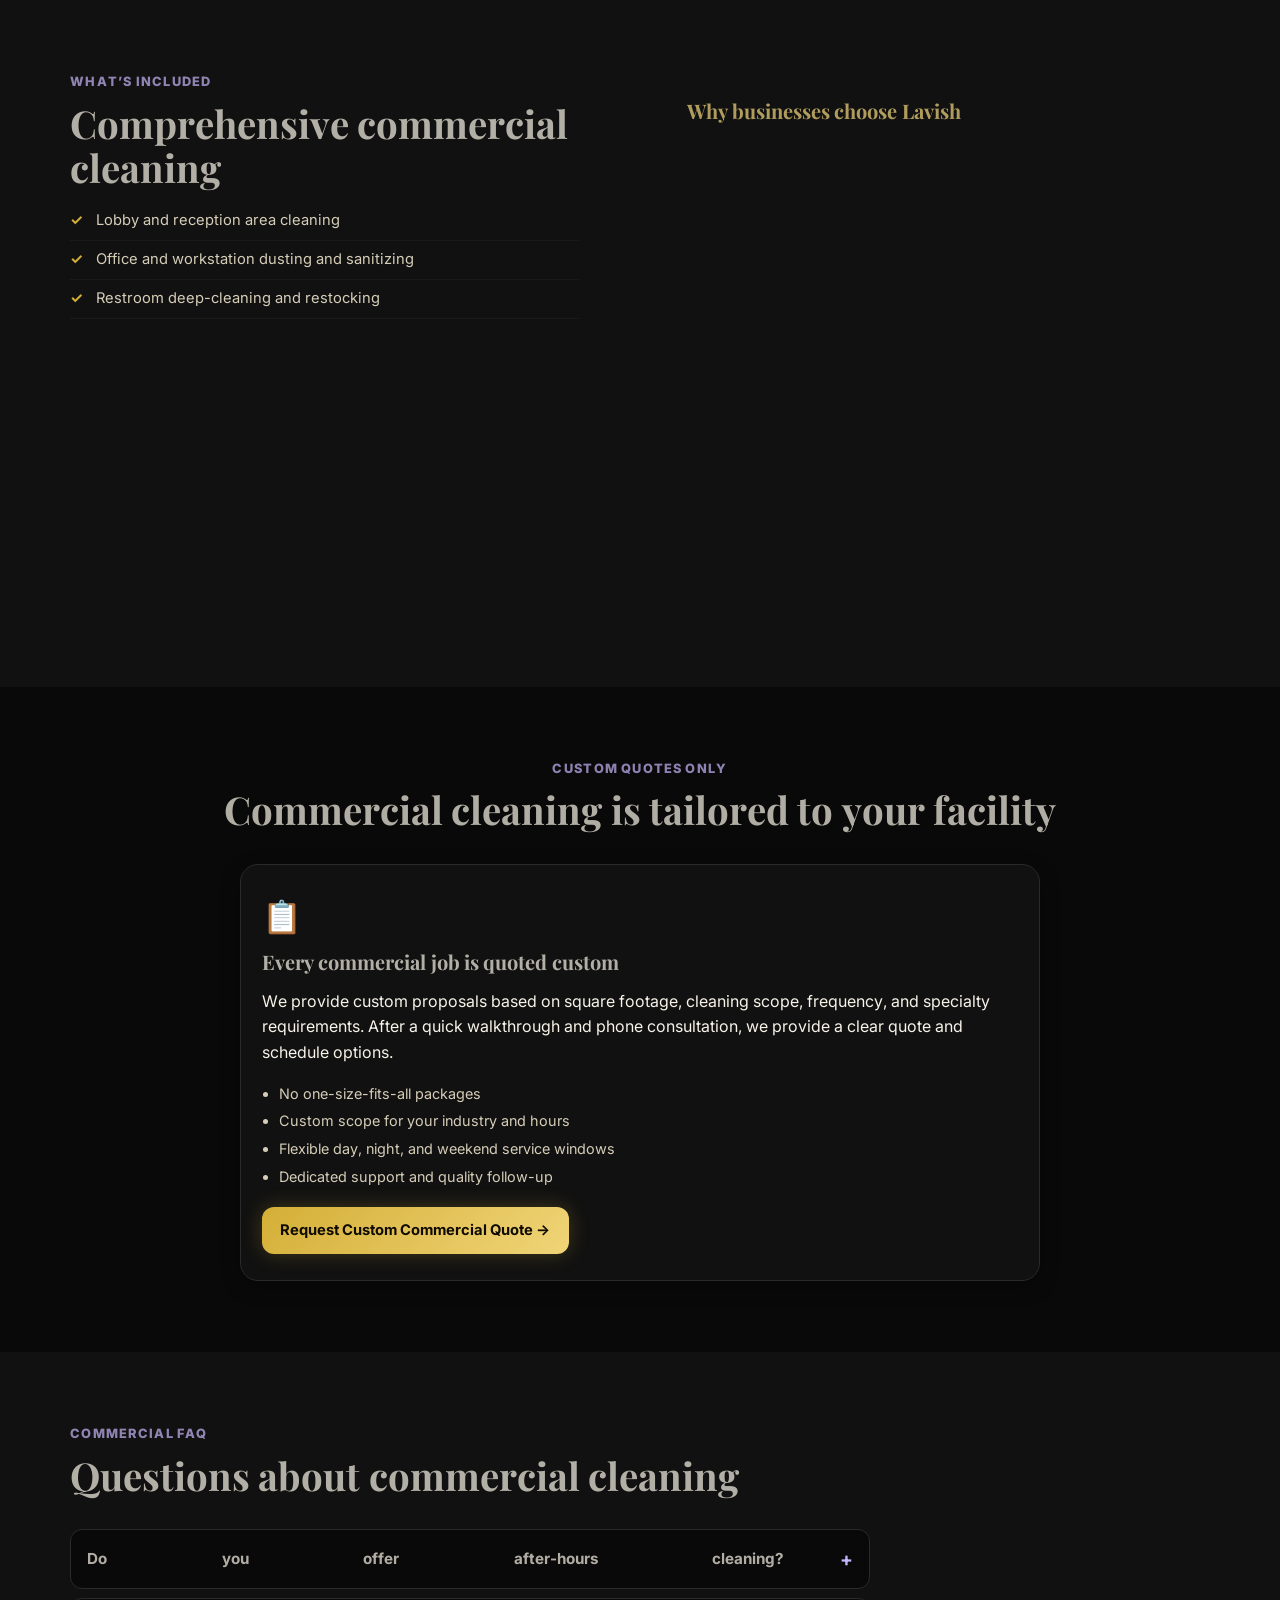
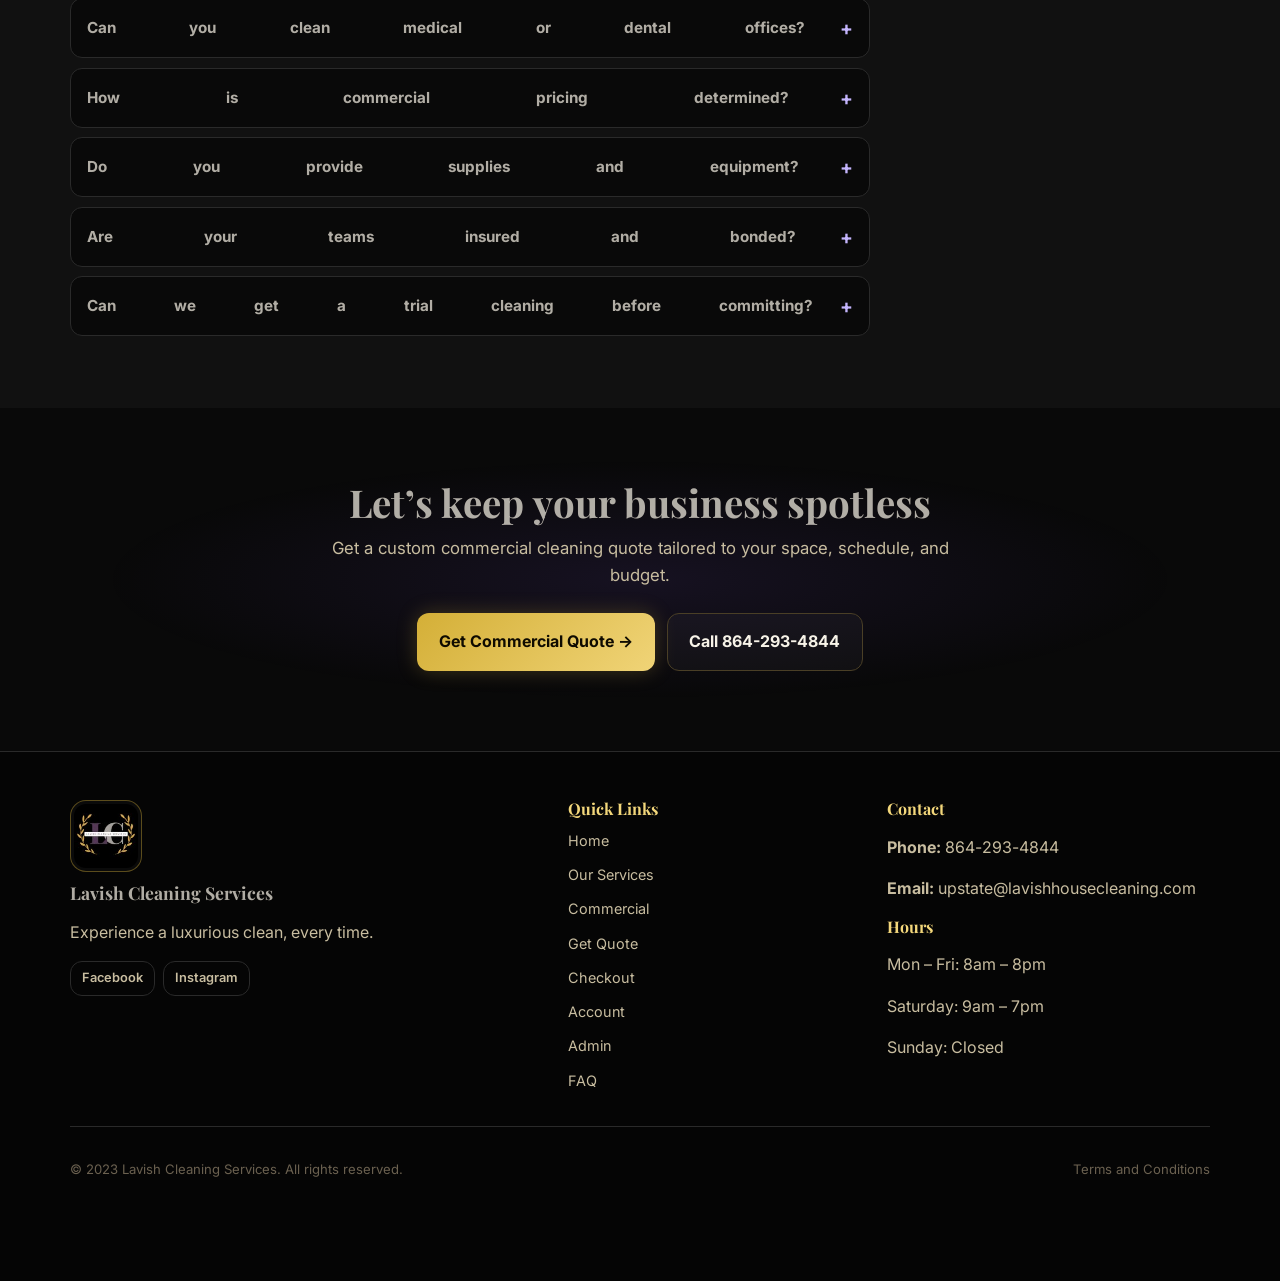
<file: commercial.html>
<!DOCTYPE html>
<html lang="en">
  <head>
    <meta charset="UTF-8" />
    <meta name="viewport" content="width=device-width, initial-scale=1.0" />
    <title>Commercial Cleaning | Lavish Cleaning Services</title>
    <meta name="description" content="Professional commercial cleaning services in South Carolina and North Georgia. Offices, retail, medical facilities, gyms, churches, and more with custom quotes." />
    <meta name="theme-color" content="#090909" />
    <link rel="icon" type="image/svg+xml" href="./assets/favicon.svg" />
    <link rel="preconnect" href="https://fonts.googleapis.com" />
    <link rel="preconnect" href="https://fonts.gstatic.com" crossorigin />
    <link href="https://fonts.googleapis.com/css2?family=Playfair+Display:wght@600;700;800&family=Inter:wght@400;500;600;700;800&display=swap" rel="stylesheet" />
    <link rel="stylesheet" href="./styles.css" />
  </head>
  <body>
    <!-- Announcement -->
    <div class="announcement">
      <p>Now offering <strong>commercial cleaning</strong> for businesses across South Carolina and North Georgia.</p>
      <a href="./quote.html">Request a Quote &rarr;</a>
    </div>

    <!-- Header -->
    <header class="header" id="top">
      <div class="container nav-wrap">
        <a class="brand" href="./index.html">
          <img class="brand-logo" src="./assets/logo.png" alt="Lavish Cleaning Services logo" width="48" height="48" />
          <span class="brand-text"><strong>Lavish Cleaning</strong><small>South Carolina &amp; North Georgia</small></span>
        </a>
        <nav class="nav" id="mainNav">
          <a href="./index.html">Home</a>
          <a href="./services.html">Services</a>
          <a href="./commercial.html" class="nav-active">Commercial</a>
          <a href="./quote.html">Get Quote</a>
          <a href="./account.html">Account</a>
          <a href="./admin.html">Admin</a>
        </nav>
        <div class="nav-cta">
          <a class="btn btn-ghost btn-sm" href="tel:+18642934844">864-293-4844</a>
          <a class="btn btn-solid btn-sm" href="./quote.html">Free Quote</a>
        </div>
        <button class="hamburger" id="hamburger" aria-label="Open menu"><span></span><span></span><span></span></button>
      </div>
    </header>

    <main>
      <!-- PAGE HERO -->
      <section class="page-hero">
        <div class="hero-bg-glow"></div>
        <div class="container reveal reveal-left">
          <p class="eyebrow">Commercial Cleaning</p>
          <h1>Premium Cleaning for Your <span class="text-gold">Business</span></h1>
          <p class="subcopy">Keep your workspace spotless, healthy, and professional. Customized cleaning plans for offices, retail, medical facilities, and more across Greenville, Greer &amp; Anderson.</p>
          <div class="hero-actions">
            <a class="btn btn-xl btn-solid btn-glow" href="./quote.html">Get a Commercial Quote</a>
            <a class="btn btn-xl btn-ghost" href="tel:+18642934844">Call 864-293-4844</a>
          </div>
        </div>
      </section>

      <!-- INDUSTRIES -->
      <section class="section">
        <div class="container">
          <div class="section-head reveal" style="text-align:center;">
            <p class="eyebrow">Industries We Serve</p>
            <h2>Cleaning solutions for every business</h2>
          </div>
          <div class="commercial-grid">
            <article class="commercial-card reveal">
              <div class="card-icon">&#127970;</div>
              <h3>Office Buildings</h3>
              <p>Daily, weekly, or custom schedules for offices of any size. Lobbies, workstations, break rooms, conference rooms, and restrooms.</p>
              <button class="btn btn-ghost cart-add-btn" type="button" data-cart-id="comm-office" data-cart-name="Commercial - Office Building Quote" data-cart-price="0">Add Quote Item</button>
            </article>
            <article class="commercial-card reveal reveal-delay-1">
              <div class="card-icon">&#128722;</div>
              <h3>Retail &amp; Storefronts</h3>
              <p>Keep your retail space inviting for customers. Floor care, display cleaning, fitting rooms, stockrooms, and entrance areas.</p>
              <button class="btn btn-ghost cart-add-btn" type="button" data-cart-id="comm-retail" data-cart-name="Commercial - Retail Storefront Quote" data-cart-price="0">Add Quote Item</button>
            </article>
            <article class="commercial-card reveal reveal-delay-2">
              <div class="card-icon">&#127973;</div>
              <h3>Medical &amp; Dental</h3>
              <p>OSHA-compliant cleaning for clinics, dental offices, and wellness centers. Sterile environments with hospital-grade disinfection.</p>
              <button class="btn btn-ghost cart-add-btn" type="button" data-cart-id="comm-medical" data-cart-name="Commercial - Medical/Dental Quote" data-cart-price="0">Add Quote Item</button>
            </article>
            <article class="commercial-card reveal">
              <div class="card-icon">&#127947;</div>
              <h3>Gyms &amp; Fitness Centers</h3>
              <p>Equipment wipe-down, locker room deep-clean, floor maintenance, and high-touch surface disinfection.</p>
              <button class="btn btn-ghost cart-add-btn" type="button" data-cart-id="comm-gym" data-cart-name="Commercial - Gym/Fitness Quote" data-cart-price="0">Add Quote Item</button>
            </article>
            <article class="commercial-card reveal reveal-delay-1">
              <div class="card-icon">&#9962;</div>
              <h3>Churches &amp; Event Spaces</h3>
              <p>Pre- and post-event cleaning, sanctuary maintenance, fellowship hall detailing, and restroom service.</p>
              <button class="btn btn-ghost cart-add-btn" type="button" data-cart-id="comm-church" data-cart-name="Commercial - Church/Event Quote" data-cart-price="0">Add Quote Item</button>
            </article>
            <article class="commercial-card reveal reveal-delay-2">
              <div class="card-icon">&#127979;</div>
              <h3>Schools &amp; Daycares</h3>
              <p>Child-safe, eco-friendly cleaning for classrooms, play areas, cafeterias, and administrative offices.</p>
              <button class="btn btn-ghost cart-add-btn" type="button" data-cart-id="comm-school" data-cart-name="Commercial - School/Daycare Quote" data-cart-price="0">Add Quote Item</button>
            </article>
            <article class="commercial-card reveal">
              <div class="card-icon">&#127969;</div>
              <h3>Airbnb Turnovers</h3>
              <p>Fast-turn short-term rental cleanings with linen reset, restock checks, and guest-ready detailing between bookings.</p>
              <button class="btn btn-ghost cart-add-btn" type="button" data-cart-id="comm-airbnb" data-cart-name="Commercial - Airbnb Turnover Quote" data-cart-price="0">Add Quote Item</button>
            </article>
          </div>
        </div>
      </section>

      <!-- WHAT'S INCLUDED -->
      <section class="section split">
        <div class="container split-grid">
          <div class="reveal reveal-left">
            <p class="eyebrow">What&rsquo;s Included</p>
            <h2>Comprehensive <span class="text-gold">commercial</span> cleaning</h2>
            <ul class="detail-list">
              <li>Lobby and reception area cleaning</li>
              <li>Office and workstation dusting and sanitizing</li>
              <li>Restroom deep-cleaning and restocking</li>
              <li>Kitchen and break room detailing</li>
              <li>Floor vacuuming, mopping, and buffing</li>
              <li>Trash removal and recycling</li>
              <li>Window and glass cleaning (interior)</li>
              <li>High-touch surface disinfection</li>
              <li>Carpet spot treatment and extraction</li>
              <li>After-hours and weekend availability</li>
            </ul>
          </div>
          <div class="panel reveal reveal-right reveal-delay-2">
            <h3>Why businesses choose Lavish</h3>
            <div class="steps">
              <div class="step">
                <span class="step-num">&#10003;</span>
                <div><strong>Custom Plans</strong><p>Tailored cleaning scope, frequency, and budget to fit your business.</p></div>
              </div>
              <div class="step">
                <span class="step-num">&#10003;</span>
                <div><strong>Insured &amp; Bonded</strong><p>Full liability coverage for every property we service.</p></div>
              </div>
              <div class="step">
                <span class="step-num">&#10003;</span>
                <div><strong>Trained Teams</strong><p>Background-checked professionals with commercial cleaning expertise.</p></div>
              </div>
              <div class="step">
                <span class="step-num">&#10003;</span>
                <div><strong>Green Cleaning</strong><p>Eco-friendly products safe for employees, customers, and the environment.</p></div>
              </div>
              <div class="step">
                <span class="step-num">&#10003;</span>
                <div><strong>Flexible Scheduling</strong><p>Day, evening, weekend, and after-hours options to minimize disruption.</p></div>
              </div>
            </div>
          </div>
        </div>
      </section>

      <!-- CUSTOM QUOTE -->
      <section class="section">
        <div class="container">
          <div class="section-head reveal" style="text-align:center;">
            <p class="eyebrow">Custom Quotes Only</p>
            <h2>Commercial cleaning is tailored to your facility</h2>
          </div>
          <div class="service-card reveal reveal-scale" style="max-width:800px; margin:0 auto;">
            <div class="card-icon">&#128203;</div>
            <h3>Every commercial job is quoted custom</h3>
            <p>
              We provide custom proposals based on square footage, cleaning scope,
              frequency, and specialty requirements. After a quick walkthrough and
              phone consultation, we provide a clear quote and schedule options.
            </p>
            <ul>
              <li>No one-size-fits-all packages</li>
              <li>Custom scope for your industry and hours</li>
              <li>Flexible day, night, and weekend service windows</li>
              <li>Dedicated support and quality follow-up</li>
            </ul>
            <a href="./quote.html" class="btn btn-solid btn-glow">Request Custom Commercial Quote &rarr;</a>
          </div>
        </div>
      </section>

      <!-- FAQ -->
      <section class="section faq">
        <div class="container">
          <div class="section-head reveal">
            <p class="eyebrow">Commercial FAQ</p>
            <h2>Questions about commercial cleaning</h2>
          </div>
          <div class="faq-list">
            <details class="reveal"><summary>Do you offer after-hours cleaning?</summary><p>Yes. We offer evening, overnight, and weekend cleaning to minimize disruption to your business operations.</p></details>
            <details class="reveal"><summary>Can you clean medical or dental offices?</summary><p>Yes. Our teams are trained in OSHA-compliant cleaning protocols and use hospital-grade disinfectants for medical environments.</p></details>
            <details class="reveal"><summary>How is commercial pricing determined?</summary><p>Pricing is based on square footage, cleaning scope, frequency, and any specialty requirements. We provide a custom quote after a brief walkthrough and phone consultation.</p></details>
            <details class="reveal"><summary>Do you provide supplies and equipment?</summary><p>Yes. We bring all cleaning supplies, equipment, and products. We can also accommodate special product requests.</p></details>
            <details class="reveal"><summary>Are your teams insured and bonded?</summary><p>Yes. All team members are fully insured, bonded, and background-checked for your protection.</p></details>
            <details class="reveal"><summary>Can we get a trial cleaning before committing?</summary><p>Absolutely. We offer a one-time trial clean so you can experience our quality before signing a recurring contract.</p></details>
          </div>
        </div>
      </section>

      <!-- CTA -->
      <section class="section section-final-cta">
        <div class="container" style="text-align:center;">
          <div class="reveal">
            <h2>Let&rsquo;s keep your business <span class="text-gold">spotless</span></h2>
            <p class="subcopy" style="margin:0 auto 1.5rem;">Get a custom commercial cleaning quote tailored to your space, schedule, and budget.</p>
            <div class="hero-actions" style="justify-content:center;">
              <a class="btn btn-xl btn-solid btn-glow" href="./quote.html">Get Commercial Quote &rarr;</a>
              <a class="btn btn-xl btn-ghost" href="tel:+18642934844">Call 864-293-4844</a>
            </div>
          </div>
        </div>
      </section>
    </main>

    <!-- FOOTER -->
    <footer class="footer">
      <div class="container footer-grid">
        <div>
          <img class="footer-logo" src="./assets/logo.png" alt="Lavish Cleaning Services logo" width="72" height="72" />
          <h3>Lavish Cleaning Services</h3>
          <p>Experience a luxurious clean, every&nbsp;time.</p>
          <div class="footer-social"><a href="#">Facebook</a><a href="#">Instagram</a></div>
        </div>
        <div>
          <h4>Quick Links</h4>
          <nav class="footer-nav">
            <a href="./index.html">Home</a><a href="./services.html">Our Services</a><a href="./commercial.html">Commercial</a><a href="./quote.html">Get Quote</a><a href="./checkout.html">Checkout</a><a href="./account.html">Account</a><a href="./admin.html">Admin</a><a href="./services.html#faq">FAQ</a>
          </nav>
        </div>
        <div>
          <h4>Contact</h4>
          <p><strong>Phone:</strong> <a href="tel:+18642934844">864-293-4844</a></p>
          <p><strong>Email:</strong> <a href="mailto:upstate@lavishhousecleaning.com">upstate@lavishhousecleaning.com</a></p>
          <h4>Hours</h4>
          <p>Mon &ndash; Fri: 8am &ndash; 8pm</p><p>Saturday: 9am &ndash; 7pm</p><p>Sunday: Closed</p>
        </div>
      </div>
      <div class="container footer-bottom">
        <p>&copy; 2023 Lavish Cleaning Services. All rights&nbsp;reserved.</p>
        <a href="#">Terms and Conditions</a>
      </div>
    </footer>

    <div class="mobile-cta">
      <a href="tel:+18642934844">&#128222; Call</a>
      <a href="./quote.html">Get Quote</a>
      <a href="./services.html">Services</a>
    </div>

    <script src="./script.js"></script>
  </body>
</html>
</file>
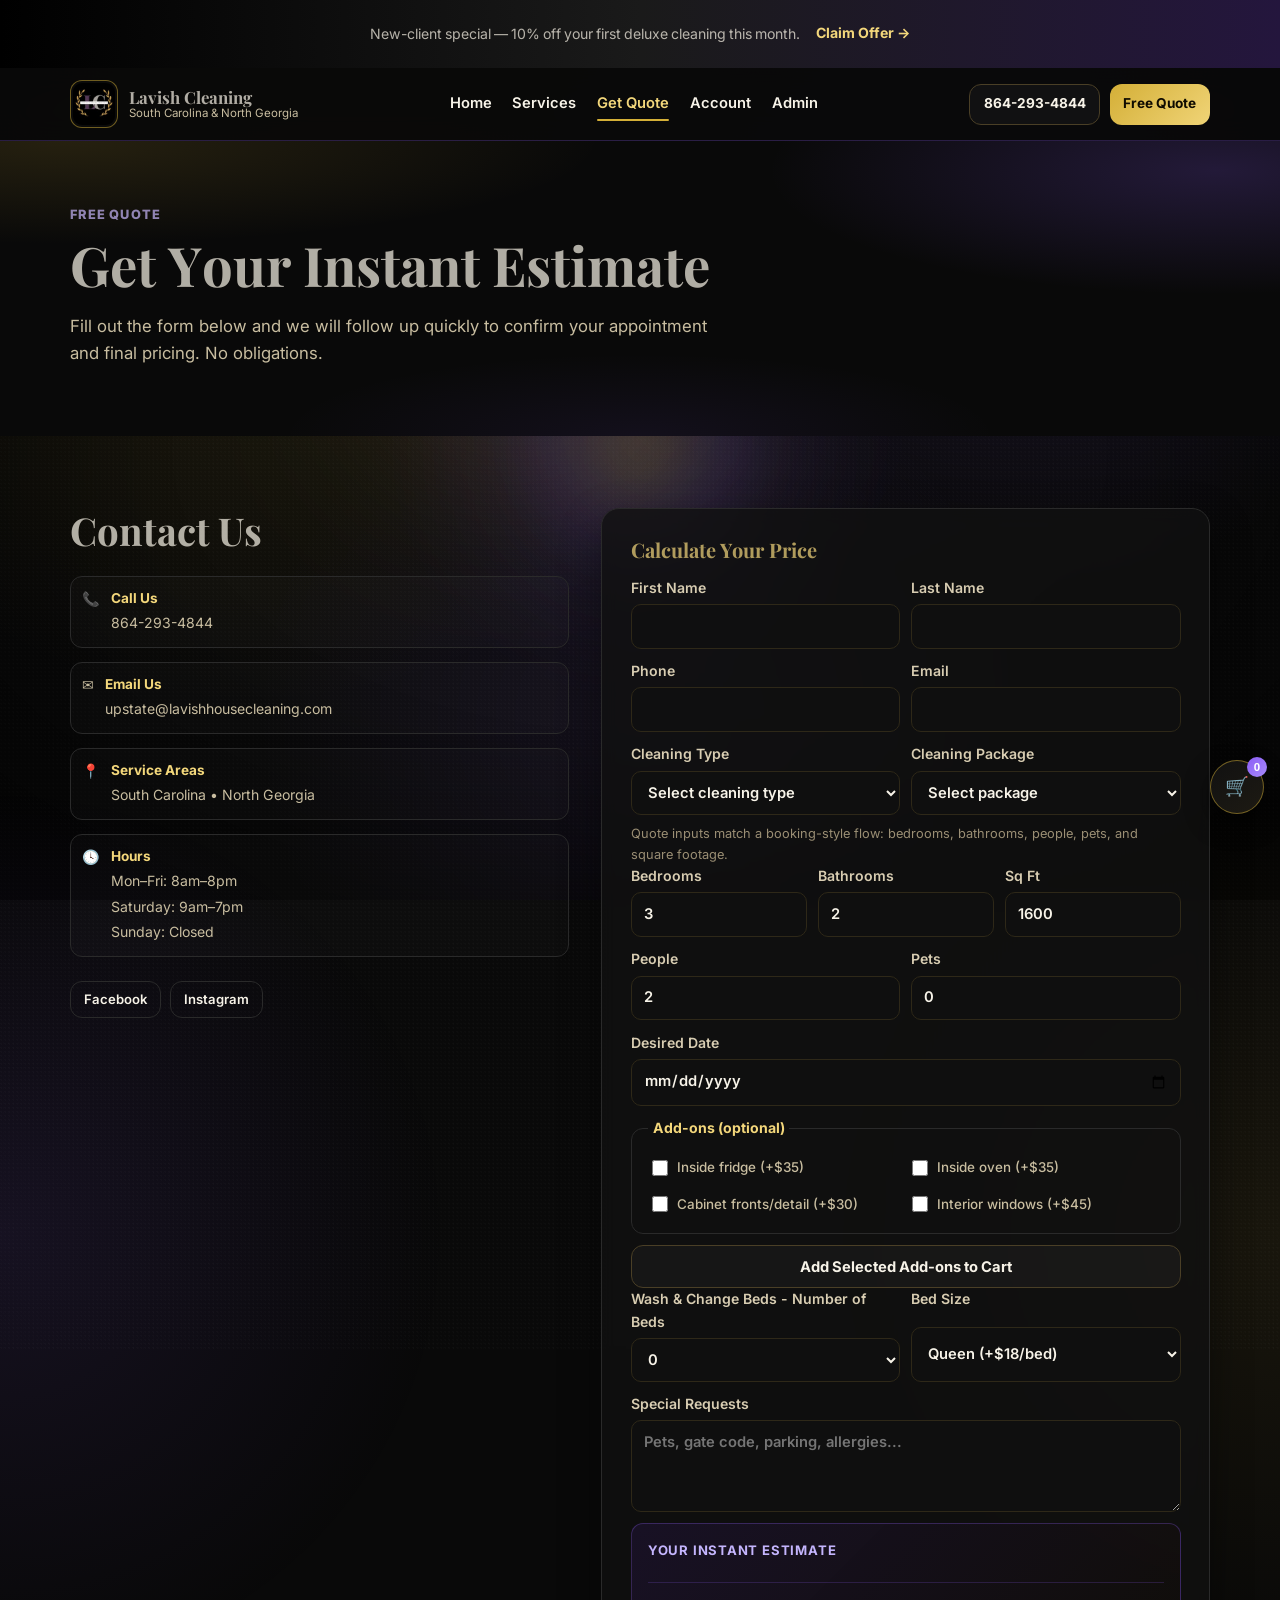
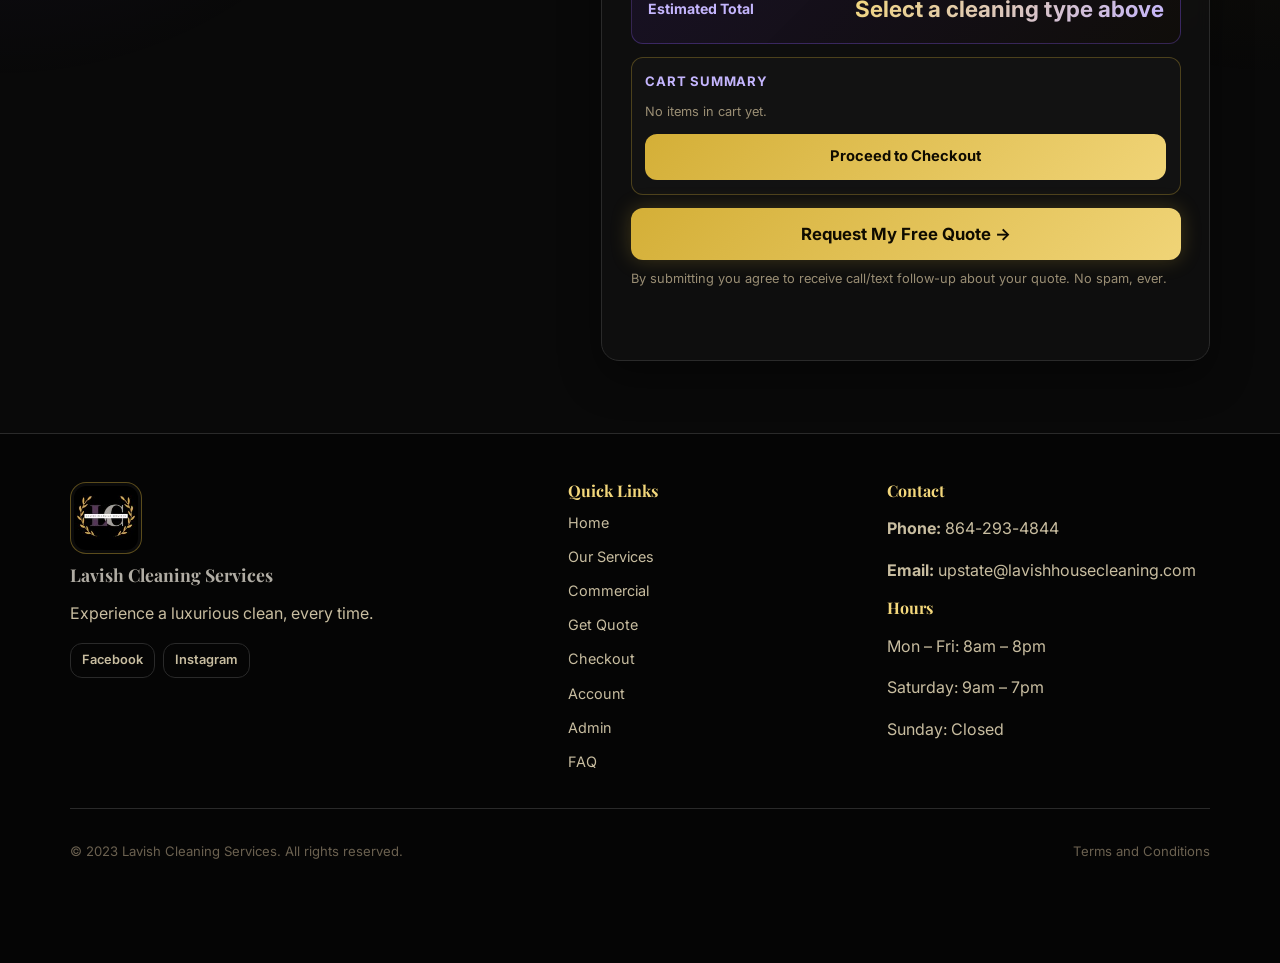
<file: quote.html>
<!DOCTYPE html>
<html lang="en">
  <head>
    <meta charset="UTF-8" />
    <meta name="viewport" content="width=device-width, initial-scale=1.0" />
    <title>Get a Free Quote | Lavish Cleaning Services</title>
    <meta name="description" content="Request a free cleaning quote from Lavish Cleaning Services. Instant estimate calculator, flexible scheduling, and fast follow-up. Serving South Carolina and North Georgia." />
    <meta name="theme-color" content="#090909" />
    <link rel="icon" type="image/svg+xml" href="./assets/favicon.svg" />
    <link rel="preconnect" href="https://fonts.googleapis.com" />
    <link rel="preconnect" href="https://fonts.gstatic.com" crossorigin />
    <link href="https://fonts.googleapis.com/css2?family=Playfair+Display:wght@600;700;800&family=Inter:wght@400;500;600;700;800&display=swap" rel="stylesheet" />
    <link rel="stylesheet" href="./styles.css" />
  </head>
  <body>
    <!-- Announcement -->
    <div class="announcement">
      <p>New-client special &mdash; <strong>10% off</strong> your first deluxe cleaning this month.</p>
      <a href="#quoteForm">Claim Offer &rarr;</a>
    </div>

    <!-- Header -->
    <header class="header" id="top">
      <div class="container nav-wrap">
        <a class="brand" href="./index.html">
          <img class="brand-logo" src="./assets/logo.png" alt="Lavish Cleaning Services logo" width="48" height="48" />
          <span class="brand-text"><strong>Lavish Cleaning</strong><small>South Carolina &amp; North Georgia</small></span>
        </a>
        <nav class="nav" id="mainNav">
          <a href="./index.html">Home</a>
          <a href="./services.html">Services</a>
          <a href="./quote.html" class="nav-active">Get Quote</a>
          <a href="./account.html">Account</a>
          <a href="./admin.html">Admin</a>
        </nav>
        <div class="nav-cta">
          <a class="btn btn-ghost btn-sm" href="tel:+18642934844">864-293-4844</a>
          <a class="btn btn-solid btn-sm" href="#quoteForm">Free Quote</a>
        </div>
        <button class="hamburger" id="hamburger" aria-label="Open menu"><span></span><span></span><span></span></button>
      </div>
    </header>

    <main>
      <!-- PAGE HEADER -->
      <section class="page-hero">
        <div class="hero-bg-glow"></div>
        <div class="container reveal reveal-left">
          <p class="eyebrow">Free Quote</p>
          <h1>Get Your <span class="text-gold">Instant Estimate</span></h1>
          <p class="subcopy">Fill out the form below and we will follow up quickly to confirm your appointment and final pricing. No obligations.</p>
        </div>
      </section>

      <!-- QUOTE FORM + CONTACT -->
      <section class="section section-quote" id="quote">
        <div class="container quote-grid">
          <div class="quote-copy reveal reveal-left">
            <h2>Contact Us</h2>
            <div class="contact-block">
              <div class="contact-item">
                <span class="contact-icon">&#128222;</span>
                <div><strong>Call Us</strong><a href="tel:+18642934844">864-293-4844</a></div>
              </div>
              <div class="contact-item">
                <span class="contact-icon">&#9993;</span>
                <div><strong>Email Us</strong><a href="mailto:upstate@lavishhousecleaning.com">upstate@lavishhousecleaning.com</a></div>
              </div>
              <div class="contact-item">
                <span class="contact-icon">&#128205;</span>
                <div><strong>Service Areas</strong><span>South Carolina &bull; North Georgia</span></div>
              </div>
              <div class="contact-item">
                <span class="contact-icon">&#128339;</span>
                <div>
                  <strong>Hours</strong>
                  <span>Mon&ndash;Fri: 8am&ndash;8pm<br/>Saturday: 9am&ndash;7pm<br/>Sunday: Closed</span>
                </div>
              </div>
            </div>
            <div class="social-links">
              <a href="#" class="social-link">Facebook</a>
              <a href="#" class="social-link">Instagram</a>
            </div>
          </div>

          <form id="quoteForm" class="quote-form reveal reveal-right reveal-delay-2" novalidate>
            <h3>Calculate Your Price</h3>
            <div class="field-row">
              <label>First Name <input name="firstName" type="text" autocomplete="given-name" required /></label>
              <label>Last Name <input name="lastName" type="text" autocomplete="family-name" required /></label>
            </div>
            <div class="field-row">
              <label>Phone <input name="phone" type="tel" autocomplete="tel" required /></label>
              <label>Email <input name="email" type="email" autocomplete="email" required /></label>
            </div>
            <div class="field-row">
              <label>
                Cleaning Type
                <select name="serviceType" required>
                  <option value="">Select cleaning type</option>
                  <option value="once">One-Time</option>
                  <option value="weekly">Weekly</option>
                  <option value="biweekly">Every 2 Weeks</option>
                  <option value="monthly">Every 4 Weeks</option>
                </select>
              </label>
              <label>
                Cleaning Package
                <select name="cleaningPackage" id="cleaningPackageSelect" required>
                  <option value="">Select package</option>
                </select>
              </label>
            </div>
            <p class="microcopy" style="margin-top:-0.1rem;">
              Quote inputs match a booking-style flow: bedrooms, bathrooms, people, pets, and square footage.
            </p>
            <div class="field-row field-row-3">
              <label>Bedrooms <input name="rooms" type="number" min="1" max="12" value="3" required /></label>
              <label>Bathrooms <input name="bathrooms" type="number" min="1" max="12" value="2" required /></label>
              <label>Sq Ft <input name="sqft" type="number" min="400" max="10000" value="1600" required /></label>
            </div>
            <div class="field-row">
              <label>People <input name="people" type="number" min="1" max="12" value="2" required /></label>
              <label>Pets <input name="pets" type="number" min="0" max="8" value="0" required /></label>
            </div>
            <label>Desired Date <input name="date" type="date" required /></label>

            <fieldset class="addons-fieldset">
              <legend>Add-ons (optional)</legend>
              <div class="addon-grid">
                <label class="addon-label"><input type="checkbox" name="addon" value="fridge" /> Inside fridge (+$35)</label>
                <label class="addon-label"><input type="checkbox" name="addon" value="oven" /> Inside oven (+$35)</label>
                <label class="addon-label"><input type="checkbox" name="addon" value="cabinets" /> Cabinet fronts/detail (+$30)</label>
                <label class="addon-label"><input type="checkbox" name="addon" value="windows" /> Interior windows (+$45)</label>
              </div>
            </fieldset>
            <button class="btn btn-ghost btn-block" type="button" id="addAddonsToCart">Add Selected Add-ons to Cart</button>
            <div class="field-row">
              <label>
                Wash &amp; Change Beds - Number of Beds
                <select name="bedCount">
                  <option value="0">0</option>
                  <option value="1">1</option>
                  <option value="2">2</option>
                  <option value="3">3</option>
                  <option value="4">4</option>
                  <option value="5">5</option>
                </select>
              </label>
              <label>
                Bed Size
                <select name="bedSize">
                  <option value="twin">Twin (+$12/bed)</option>
                  <option value="full">Full (+$15/bed)</option>
                  <option value="queen" selected>Queen (+$18/bed)</option>
                  <option value="king">King (+$22/bed)</option>
                </select>
              </label>
            </div>

            <label>Special Requests <textarea name="notes" rows="3" placeholder="Pets, gate code, parking, allergies..."></textarea></label>
            <input type="text" name="company" class="honeypot" tabindex="-1" autocomplete="off" />

            <div class="estimate" id="estimateBox">
              <div class="estimate-header"><span>Your Instant Estimate</span></div>
              <div class="estimate-breakdown" id="estimateBreakdown"></div>
              <div class="estimate-total">
                <span>Estimated Total</span>
                <strong id="estimateValue">$149 &ndash; $189</strong>
              </div>
            </div>

            <div class="cart-summary-box" id="cartSummaryBox">
              <div class="estimate-header"><span>Cart Summary</span></div>
              <p id="cartSummaryText" class="microcopy" style="margin:0;">No items in cart yet.</p>
            <a href="./checkout.html" class="btn btn-solid btn-block" style="margin-top:0.7rem;">Proceed to Checkout</a>
            </div>

            <button type="submit" class="btn btn-solid btn-block btn-glow btn-lg">Request My Free Quote &rarr;</button>
            <p class="microcopy">By submitting you agree to receive call/text follow-up about your quote. No spam, ever.</p>
            <p id="formMessage" class="form-message" aria-live="polite"></p>
          </form>
        </div>
      </section>
    </main>

    <!-- FOOTER -->
    <footer class="footer">
      <div class="container footer-grid">
        <div>
          <img class="footer-logo" src="./assets/logo.png" alt="Lavish Cleaning Services logo" width="72" height="72" />
          <h3>Lavish Cleaning Services</h3>
          <p>Experience a luxurious clean, every&nbsp;time.</p>
          <div class="footer-social"><a href="#">Facebook</a><a href="#">Instagram</a></div>
        </div>
        <div>
          <h4>Quick Links</h4>
          <nav class="footer-nav">
            <a href="./index.html">Home</a><a href="./services.html">Our Services</a><a href="./commercial.html">Commercial</a><a href="./quote.html">Get Quote</a><a href="./checkout.html">Checkout</a><a href="./account.html">Account</a><a href="./admin.html">Admin</a><a href="./services.html#faq">FAQ</a>
          </nav>
        </div>
        <div>
          <h4>Contact</h4>
          <p><strong>Phone:</strong> <a href="tel:+18642934844">864-293-4844</a></p>
          <p><strong>Email:</strong> <a href="mailto:upstate@lavishhousecleaning.com">upstate@lavishhousecleaning.com</a></p>
          <h4>Hours</h4>
          <p>Mon &ndash; Fri: 8am &ndash; 8pm</p><p>Saturday: 9am &ndash; 7pm</p><p>Sunday: Closed</p>
        </div>
      </div>
      <div class="container footer-bottom">
        <p>&copy; 2023 Lavish Cleaning Services. All rights&nbsp;reserved.</p>
        <a href="#">Terms and Conditions</a>
      </div>
    </footer>

    <div class="mobile-cta">
      <a href="tel:+18642934844">&#128222; Call</a>
      <a href="#quoteForm">Get Quote</a>
      <a href="./services.html">Services</a>
    </div>

    <script src="./script.js"></script>
  </body>
</html>
</file>
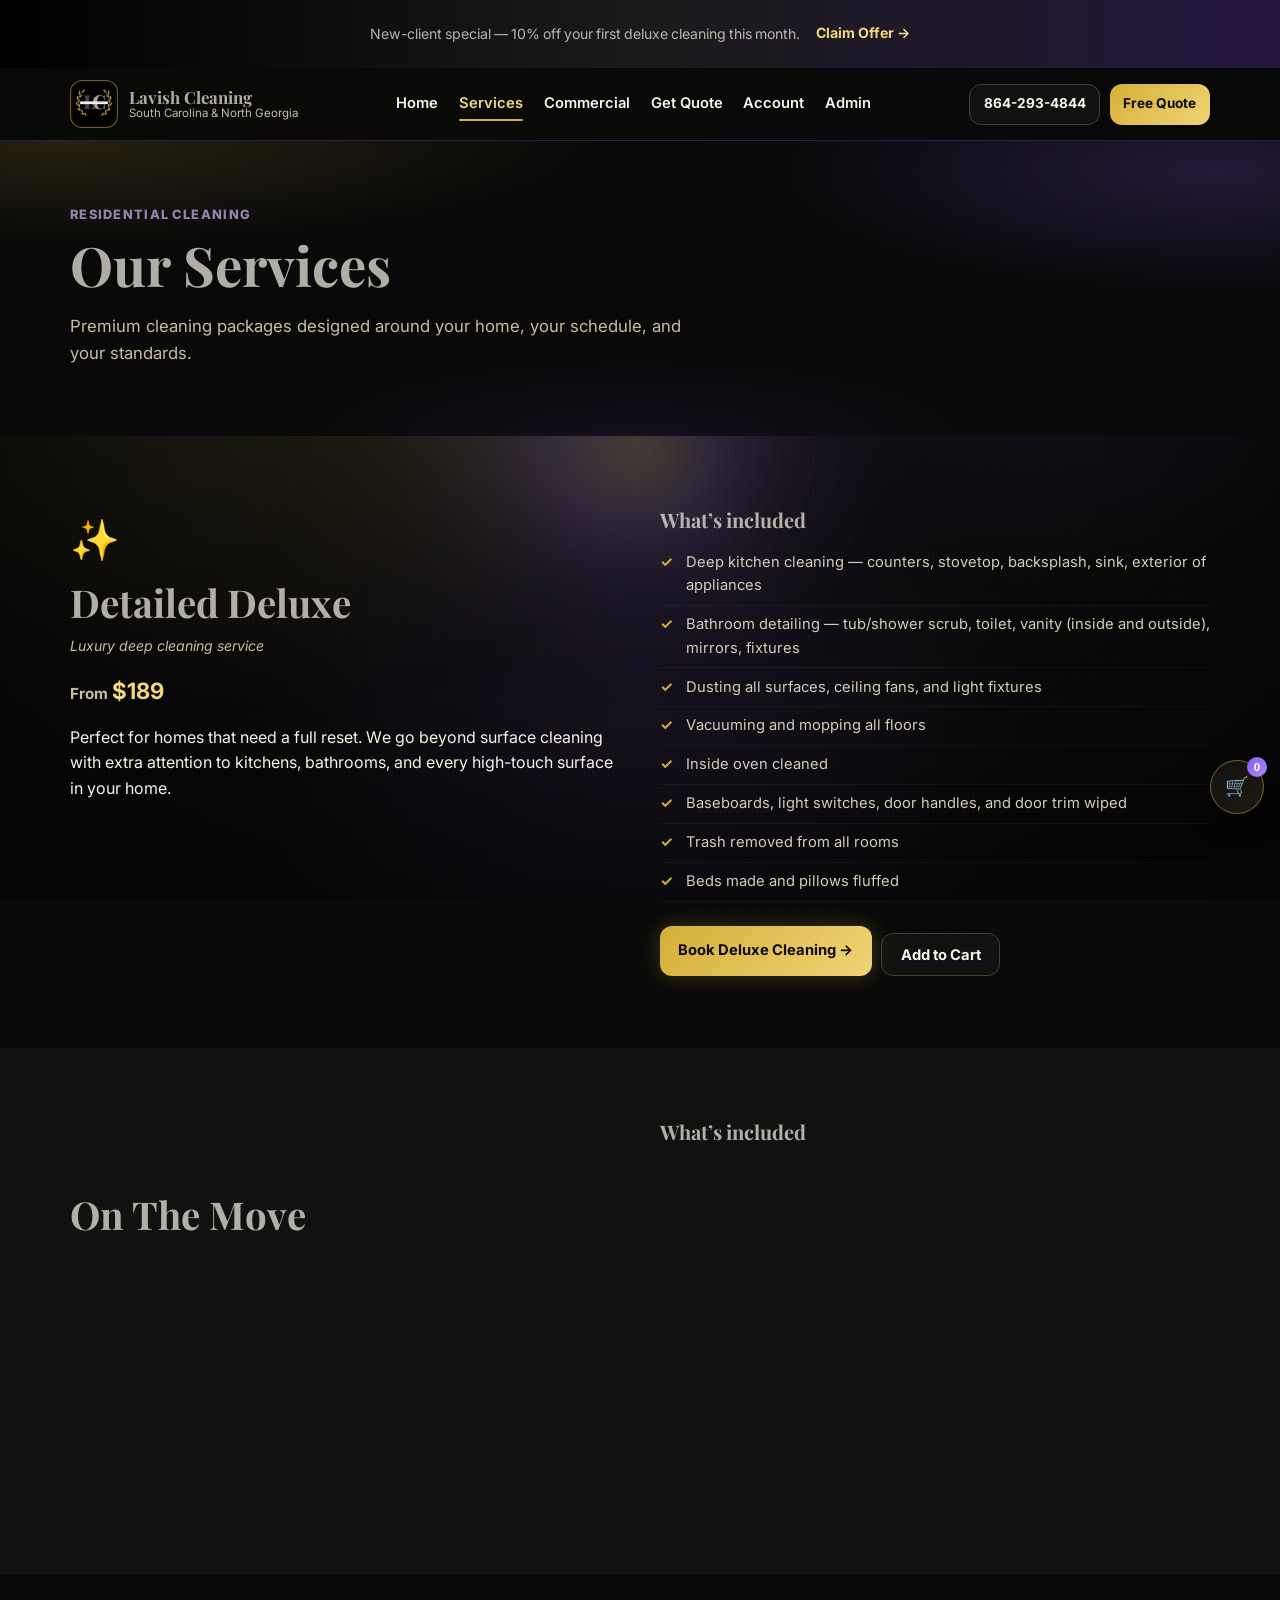
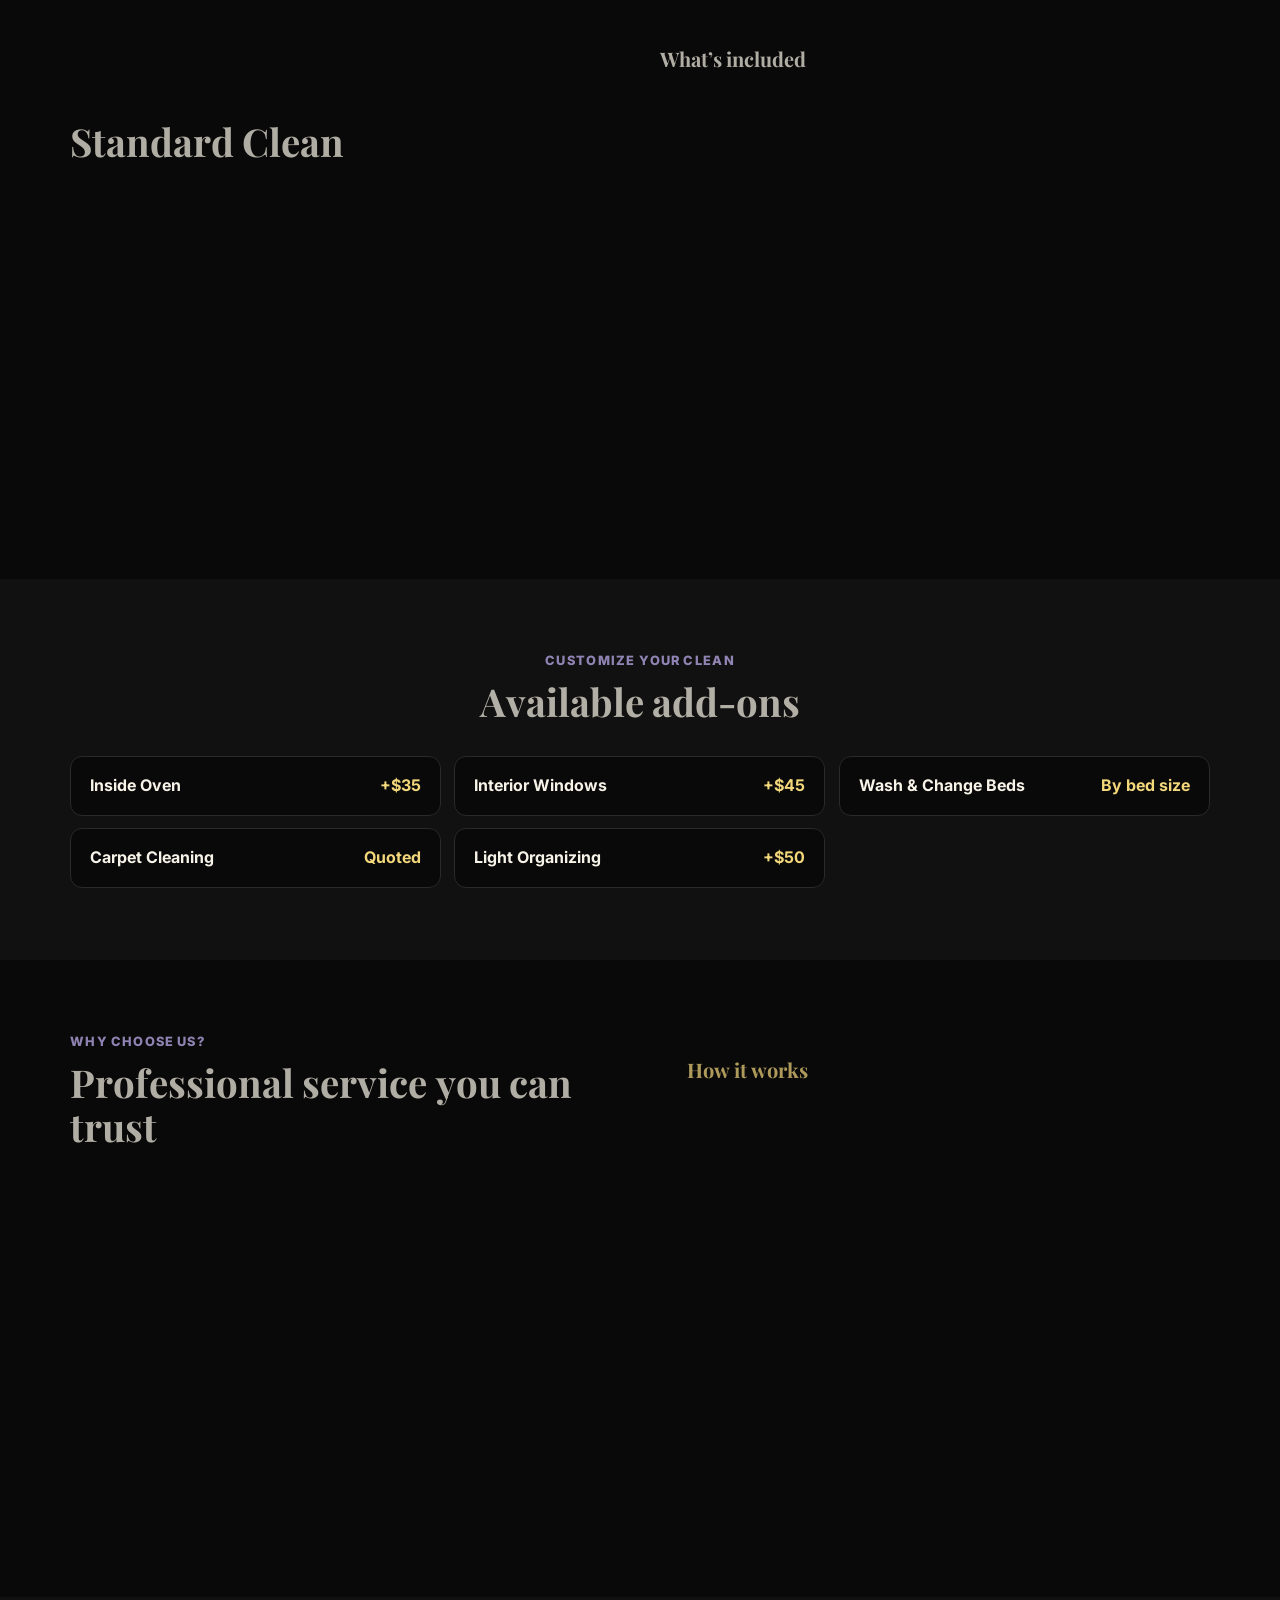
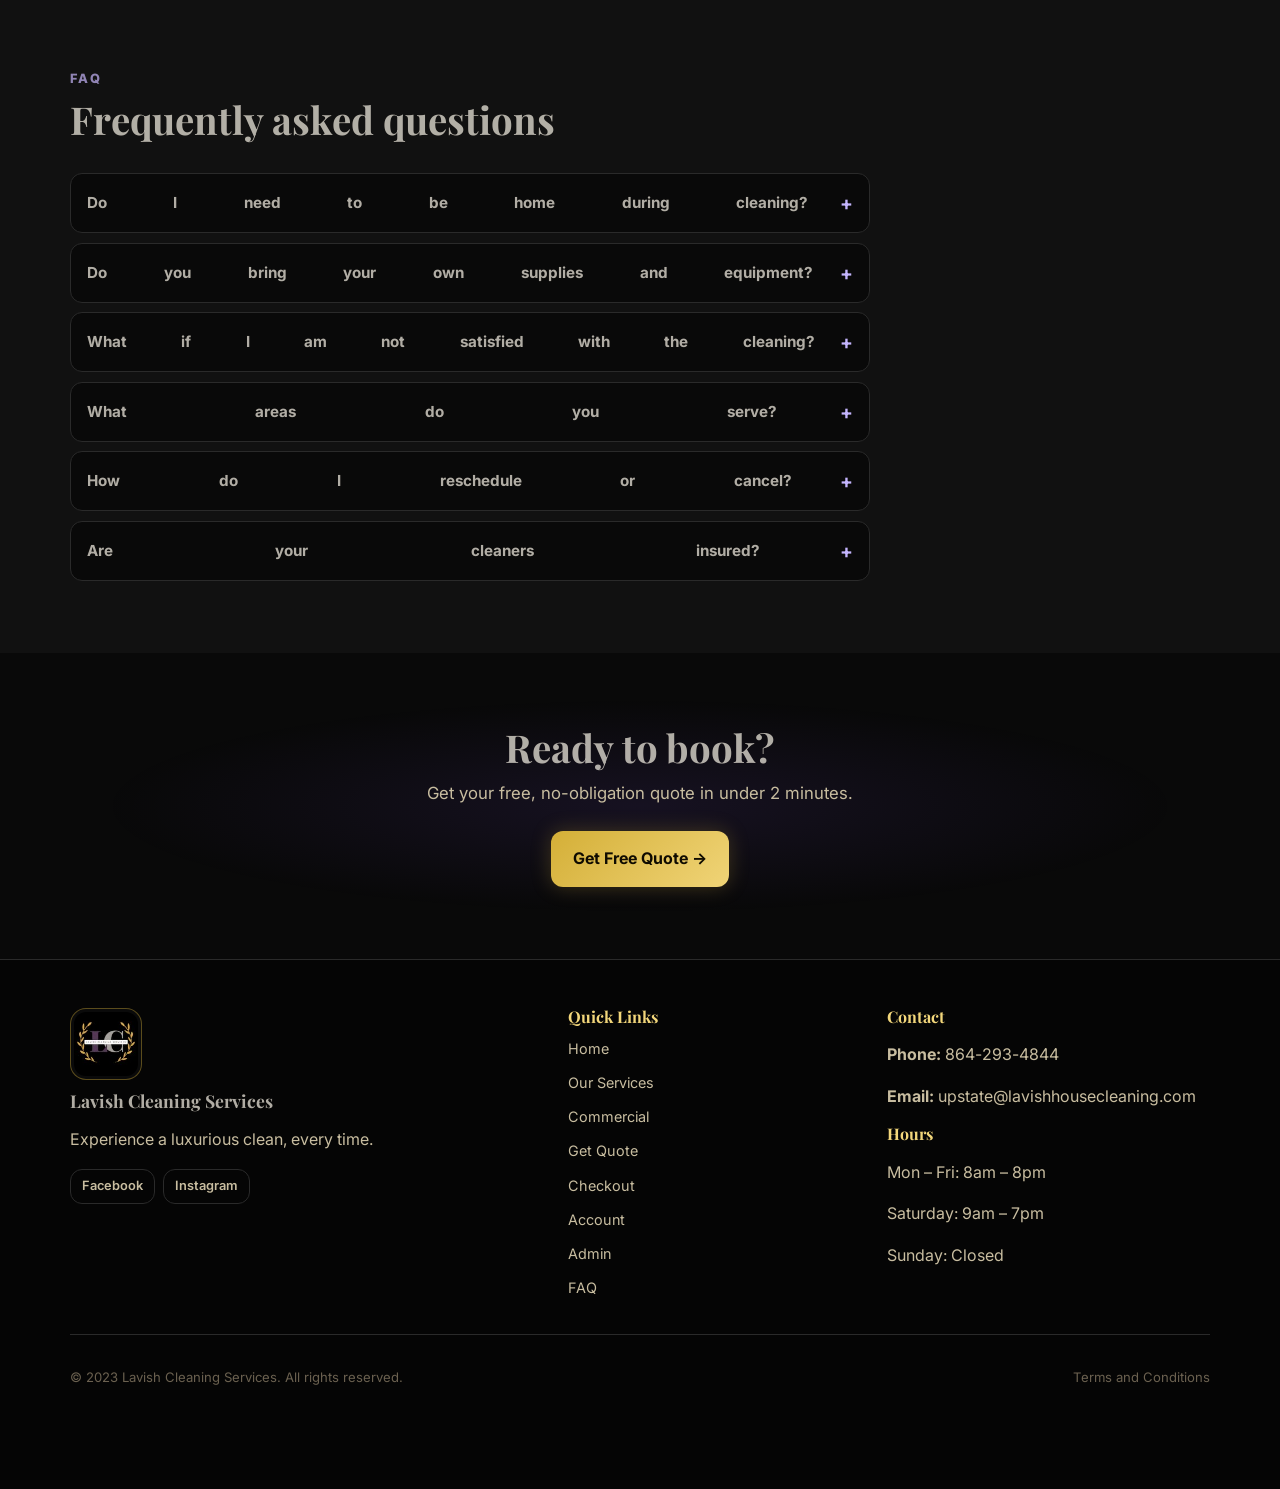
<file: services.html>
<!DOCTYPE html>
<html lang="en">
  <head>
    <meta charset="UTF-8" />
    <meta name="viewport" content="width=device-width, initial-scale=1.0" />
    <title>Our Services | Lavish Cleaning Services</title>
    <meta name="description" content="Explore our residential cleaning services: Detailed Deluxe deep cleaning, move-in/out cleaning, and Standard Clean recurring plans in South Carolina and North Georgia." />
    <meta name="theme-color" content="#090909" />
    <link rel="icon" type="image/svg+xml" href="./assets/favicon.svg" />
    <link rel="preconnect" href="https://fonts.googleapis.com" />
    <link rel="preconnect" href="https://fonts.gstatic.com" crossorigin />
    <link href="https://fonts.googleapis.com/css2?family=Playfair+Display:wght@600;700;800&family=Inter:wght@400;500;600;700;800&display=swap" rel="stylesheet" />
    <link rel="stylesheet" href="./styles.css" />
  </head>
  <body>
    <!-- Announcement -->
    <div class="announcement">
      <p>New-client special &mdash; <strong>10% off</strong> your first deluxe cleaning this month.</p>
      <a href="./quote.html">Claim Offer &rarr;</a>
    </div>

    <!-- Header -->
    <header class="header" id="top">
      <div class="container nav-wrap">
        <a class="brand" href="./index.html">
          <img class="brand-logo" src="./assets/logo.png" alt="Lavish Cleaning Services logo" width="48" height="48" />
          <span class="brand-text"><strong>Lavish Cleaning</strong><small>South Carolina &amp; North Georgia</small></span>
        </a>
        <nav class="nav" id="mainNav">
          <a href="./index.html">Home</a>
          <a href="./services.html" class="nav-active">Services</a>
          <a href="./commercial.html">Commercial</a>
          <a href="./quote.html">Get Quote</a>
          <a href="./account.html">Account</a>
          <a href="./admin.html">Admin</a>
        </nav>
        <div class="nav-cta">
          <a class="btn btn-ghost btn-sm" href="tel:+18642934844">864-293-4844</a>
          <a class="btn btn-solid btn-sm" href="./quote.html">Free Quote</a>
        </div>
        <button class="hamburger" id="hamburger" aria-label="Open menu"><span></span><span></span><span></span></button>
      </div>
    </header>

    <main>
      <!-- PAGE HEADER -->
      <section class="page-hero">
        <div class="hero-bg-glow"></div>
        <div class="container reveal reveal-left">
          <p class="eyebrow">Residential Cleaning</p>
          <h1>Our <span class="text-gold">Services</span></h1>
          <p class="subcopy">Premium cleaning packages designed around your home, your schedule, and your standards.</p>
        </div>
      </section>

      <!-- DETAILED DELUXE -->
      <section class="section" id="deluxe">
        <div class="container service-detail-grid">
          <div class="reveal reveal-left">
            <div class="card-icon" style="font-size:2.5rem;">&#10024;</div>
            <h2>Detailed Deluxe</h2>
            <p class="card-tagline">Luxury deep cleaning service</p>
            <p class="price">From <span class="price-value">$189</span></p>
            <p>Perfect for homes that need a full reset. We go beyond surface cleaning with extra attention to kitchens, bathrooms, and every high-touch surface in your home.</p>
          </div>
          <div class="reveal reveal-right reveal-delay-2">
            <h3>What&rsquo;s included</h3>
            <ul class="detail-list">
              <li>Deep kitchen cleaning &mdash; counters, stovetop, backsplash, sink, exterior of appliances</li>
              <li>Bathroom detailing &mdash; tub/shower scrub, toilet, vanity (inside and outside), mirrors, fixtures</li>
              <li>Dusting all surfaces, ceiling fans, and light fixtures</li>
              <li>Vacuuming and mopping all floors</li>
              <li>Inside oven cleaned</li>
              <li>Baseboards, light switches, door handles, and door trim wiped</li>
              <li>Trash removed from all rooms</li>
              <li>Beds made and pillows fluffed</li>
            </ul>
            <div class="service-actions">
              <a href="./quote.html" class="btn btn-solid btn-glow" data-service="deluxe">Book Deluxe Cleaning &rarr;</a>
              <button class="btn btn-ghost cart-add-btn" type="button" data-cart-id="svc-deluxe" data-cart-name="Detailed Deluxe (Deep Clean)" data-cart-price="189">Add to Cart</button>
            </div>
          </div>
        </div>
      </section>

      <!-- ON THE MOVE -->
      <section class="section split" id="move">
        <div class="container service-detail-grid">
          <div class="reveal reveal-left">
            <div class="card-icon" style="font-size:2.5rem;">&#128230;</div>
            <h2>On The Move</h2>
            <p class="card-tagline">First-rate move-in &amp; move-out cleaning</p>
            <p class="price">From <span class="price-value">$249</span></p>
            <p>Whether you are moving in or moving out, we make sure the space is spotless for the next chapter. Designed to help you pass inspections and get your full deposit back.</p>
          </div>
          <div class="reveal reveal-right reveal-delay-2">
            <h3>What&rsquo;s included</h3>
            <ul class="detail-list">
              <li>Everything in Detailed Deluxe, plus:</li>
              <li>Inside all cabinets, drawers, and closets wiped down</li>
              <li>Baseboards, doors, trim, and crown molding</li>
              <li>Window sills and tracks cleaned</li>
              <li>Light fixtures and vent covers wiped</li>
              <li>Interior windows cleaned (accessible)</li>
              <li>Optional add-ons: inside oven (+$35), carpet cleaning (quoted)</li>
            </ul>
            <div class="service-actions">
              <a href="./quote.html" class="btn btn-solid btn-glow" data-service="move">Book Move Cleaning &rarr;</a>
              <button class="btn btn-ghost cart-add-btn" type="button" data-cart-id="svc-move" data-cart-name="On The Move (Move In/Out)" data-cart-price="249">Add to Cart</button>
            </div>
          </div>
        </div>
      </section>

      <!-- STANDARD CLEAN -->
      <section class="section" id="recurring">
        <div class="container service-detail-grid">
          <div class="reveal reveal-left">
            <div class="card-icon" style="font-size:2.5rem;">&#127968;</div>
            <h2>Standard Clean</h2>
            <p class="card-tagline">Recurring maintenance cleaning</p>
            <p class="price">From <span class="price-value">$149</span></p>
            <p>The best way to keep your home consistently clean and comfortable after your deep clean.</p>
          </div>
          <div class="reveal reveal-right reveal-delay-2">
            <h3>What&rsquo;s included</h3>
            <ul class="detail-list">
              <li>Includes initial Deep Clean baseline before recurring schedule begins</li>
              <li>Full routine maintenance clean of all rooms</li>
              <li>Kitchen and bathroom refresh</li>
              <li>Dusting, vacuuming, and mopping</li>
              <li>Surface wipe-down and disinfection</li>
              <li>Trash removal and bed making</li>
              <li>Flexible plans: weekly, bi-weekly, or monthly</li>
              <li>Priority scheduling and dedicated support</li>
              <li>Discount starts after your first 3 cleanings on recurring plans</li>
            </ul>
            <div class="service-actions">
              <a href="./quote.html" class="btn btn-solid btn-glow" data-service="recurring">Book Recurring Cleaning &rarr;</a>
              <button class="btn btn-ghost cart-add-btn" type="button" data-cart-id="svc-standard" data-cart-name="Standard Clean (Recurring)" data-cart-price="149">Add to Cart</button>
            </div>
          </div>
        </div>
      </section>

      <!-- ADD-ONS -->
      <section class="section split">
        <div class="container">
          <div class="section-head reveal" style="text-align:center;">
            <p class="eyebrow">Customize Your Clean</p>
            <h2>Available add-ons</h2>
          </div>
          <div class="addon-showcase reveal reveal-scale">
            <div class="addon-card"><strong>Inside Oven</strong><span>+$35</span></div>
            <div class="addon-card"><strong>Interior Windows</strong><span>+$45</span></div>
            <div class="addon-card"><strong>Wash &amp; Change Beds</strong><span>By bed size</span></div>
            <div class="addon-card"><strong>Carpet Cleaning</strong><span>Quoted</span></div>
            <div class="addon-card"><strong>Light Organizing</strong><span>+$50</span></div>
          </div>
        </div>
      </section>

      <!-- WHY US -->
      <section class="section" id="why">
        <div class="container split-grid">
          <div class="reveal reveal-left">
            <p class="eyebrow">Why Choose Us?</p>
            <h2>Professional service you can <span class="text-gold">trust</span></h2>
            <div class="usp-grid">
              <div class="usp">
                <span class="usp-icon">&#128100;</span>
                <div><strong>Professional Cleaners</strong><p>Vetted, trained, and insured team members on every job.</p></div>
              </div>
              <div class="usp">
                <span class="usp-icon">&#127807;</span>
                <div><strong>Eco-Friendly Solutions</strong><p>Safe for kids, pets, and the planet. No harsh chemicals.</p></div>
              </div>
              <div class="usp">
                <span class="usp-icon">&#128197;</span>
                <div><strong>Flexible Scheduling</strong><p>Mon&ndash;Fri 8am&ndash;8pm, Sat 9am&ndash;7pm. Your time, your terms.</p></div>
              </div>
              <div class="usp">
                <span class="usp-icon">&#9989;</span>
                <div><strong>Satisfaction Guaranteed</strong><p>Not happy? We will make it right within 24 hours, free.</p></div>
              </div>
            </div>
          </div>
          <div class="panel reveal reveal-right reveal-delay-2">
            <h3>How it works</h3>
            <div class="steps">
              <div class="step"><span class="step-num">1</span><div><strong>Request your quote</strong><p>Fill out our quick form in under 2 minutes.</p></div></div>
              <div class="step"><span class="step-num">2</span><div><strong>We confirm &amp; lock your slot</strong><p>We follow up quickly with pricing and your date.</p></div></div>
              <div class="step"><span class="step-num">3</span><div><strong>Enjoy a spotless home</strong><p>Relax while our team handles everything.</p></div></div>
            </div>
          </div>
        </div>
      </section>

      <!-- FAQ -->
      <section class="section faq" id="faq">
        <div class="container">
          <div class="section-head reveal">
            <p class="eyebrow">FAQ</p>
            <h2>Frequently asked questions</h2>
          </div>
          <div class="faq-list">
            <details class="reveal"><summary>Do I need to be home during cleaning?</summary><p>No. Many clients provide entry instructions and return to a sparkling home.</p></details>
            <details class="reveal"><summary>Do you bring your own supplies and equipment?</summary><p>Yes. We bring professional-grade, eco-friendly products and all equipment. No action needed from you.</p></details>
            <details class="reveal"><summary>What if I am not satisfied with the cleaning?</summary><p>Contact us within 24 hours and we will provide a discount toward your next service.</p></details>
            <details class="reveal"><summary>What areas do you serve?</summary><p>We serve South Carolina and North Georgia.</p></details>
            <details class="reveal"><summary>How do I reschedule or cancel?</summary><p>Call or text 864-293-4844 at least 24 hours before your appointment to reschedule or cancel at no charge.</p></details>
            <details class="reveal"><summary>Are your cleaners insured?</summary><p>Yes. All team members are fully insured and background-checked.</p></details>
          </div>
        </div>
      </section>

      <!-- CTA -->
      <section class="section section-final-cta">
        <div class="container" style="text-align:center;">
          <div class="reveal">
            <h2>Ready to book?</h2>
            <p class="subcopy" style="margin:0 auto 1.5rem;">Get your free, no-obligation quote in under 2 minutes.</p>
            <a class="btn btn-xl btn-solid btn-glow" href="./quote.html">Get Free Quote &rarr;</a>
          </div>
        </div>
      </section>
    </main>

    <!-- FOOTER -->
    <footer class="footer">
      <div class="container footer-grid">
        <div>
          <img class="footer-logo" src="./assets/logo.png" alt="Lavish Cleaning Services logo" width="72" height="72" />
          <h3>Lavish Cleaning Services</h3>
          <p>Experience a luxurious clean, every&nbsp;time.</p>
          <div class="footer-social">
            <a href="#">Facebook</a><a href="#">Instagram</a>
          </div>
        </div>
        <div>
          <h4>Quick Links</h4>
          <nav class="footer-nav">
            <a href="./index.html">Home</a><a href="./services.html">Our Services</a><a href="./commercial.html">Commercial</a><a href="./quote.html">Get Quote</a><a href="./checkout.html">Checkout</a><a href="./account.html">Account</a><a href="./admin.html">Admin</a><a href="#faq">FAQ</a>
          </nav>
        </div>
        <div>
          <h4>Contact</h4>
          <p><strong>Phone:</strong> <a href="tel:+18642934844">864-293-4844</a></p>
          <p><strong>Email:</strong> <a href="mailto:upstate@lavishhousecleaning.com">upstate@lavishhousecleaning.com</a></p>
          <h4>Hours</h4>
          <p>Mon &ndash; Fri: 8am &ndash; 8pm</p>
          <p>Saturday: 9am &ndash; 7pm</p>
          <p>Sunday: Closed</p>
        </div>
      </div>
      <div class="container footer-bottom">
        <p>&copy; 2023 Lavish Cleaning Services. All rights&nbsp;reserved.</p>
        <a href="#">Terms and Conditions</a>
      </div>
    </footer>

    <div class="mobile-cta">
      <a href="tel:+18642934844">&#128222; Call</a>
      <a href="./quote.html">Get Quote</a>
      <a href="./services.html">Services</a>
    </div>

    <script src="./script.js"></script>
  </body>
</html>
</file>
<file: styles.css>
/* ================================================
   LAVISH CLEANING SERVICES — Black / Gold / Purple
   ================================================ */

:root {
  --bg: #090909;
  --text: #f7f3e8;
  --muted: #c8bda0;
  --brand: #d4af37;
  --brand-dark: #b58f1f;
  --brand-light: #f3d77b;
  --purple: #8b5cf6;
  --purple-soft: #c4b5fd;
  --purple-deep: #24163d;
  --surface: #111111;
  --surface-2: #191919;
  --line: #2a2a2a;
  --success: #5bc27c;
  --radius: 18px;
  --radius-sm: 12px;
  --shadow: 0 16px 40px rgba(0, 0, 0, 0.4);
  --shadow-sm: 0 6px 20px rgba(0, 0, 0, 0.3);
  --font-display: "Playfair Display", Georgia, serif;
  --font-body: "Inter", "Segoe UI", Roboto, Arial, sans-serif;
  --transition: 0.35s cubic-bezier(0.25, 0.46, 0.45, 0.94);
}

/* ---- RESET ---- */
*, *::before, *::after { box-sizing: border-box; }
html { scroll-behavior: smooth; }
body { margin: 0; background: var(--bg); color: var(--text); font-family: var(--font-body); line-height: 1.6; overflow-x: hidden; }
a { color: inherit; text-decoration: none; }
img { max-width: 100%; display: block; }
ul, ol { margin: 0; }

.container { width: min(1140px, calc(100% - 2rem)); margin: 0 auto; }

/* ---- TYPOGRAPHY ---- */
h1, h2, h3, h4 { font-family: var(--font-display); line-height: 1.15; margin: 0 0 0.7rem; }
h1 { font-size: clamp(2rem, 4.5vw, 3.4rem); }
h2 { font-size: clamp(1.6rem, 3vw, 2.4rem); }
h3 { font-size: 1.25rem; }
h4 { font-size: 1rem; color: var(--brand-light); margin-bottom: 0.5rem; }
.text-gold { color: var(--brand); }

.eyebrow {
  text-transform: uppercase;
  letter-spacing: 0.1em;
  color: var(--purple-soft);
  font-family: var(--font-body);
  font-size: 0.8rem;
  font-weight: 800;
  margin: 0 0 0.5rem;
}

.subcopy { color: var(--muted); max-width: 58ch; margin-bottom: 1.3rem; font-size: 1.05rem; }

/* ---- PREMIUM LETTER HOVER GLOW ---- */
.glow-word { display: inline; white-space: nowrap; }
.glow-letter {
  --g: 0;
  display: inline-block;
  vertical-align: baseline;
  opacity: calc(0.84 + (var(--g) * 0.22));
  transform: translateY(calc(var(--g) * -2px)) scale(calc(1 + (var(--g) * 0.04)));
  color: color-mix(in srgb, currentColor calc(82% - (var(--g) * 18%)), var(--brand-light) calc(var(--g) * 62%));
  text-shadow:
    0 0 calc(var(--g) * 14px) rgba(243, 215, 123, calc(0.12 + (var(--g) * 0.3))),
    0 0 calc(var(--g) * 26px) rgba(139, 92, 246, calc(0.04 + (var(--g) * 0.18)));
  transition: transform .025s linear, opacity .025s linear, text-shadow .03s linear, color .03s linear;
  will-change: transform, opacity, color;
}
.glow-letter-space { width: 0.22em; min-width: 0.14em; display: inline-block; }
[data-glow-ready="1"] { overflow-wrap: break-word; word-break: normal; }

/* ---- TEXT HOVER COLOR SWEEP (Cntrl-X style) ---- */
.text-hover-fade {
  transition: color .06s ease, text-shadow .06s ease;
}
.text-fade-word { display: inline; white-space: nowrap; }
.text-fade-letter {
  display: inline-block;
  transition: color .06s ease, text-shadow .06s ease;
  transition-delay: calc(var(--letter-index, 0) * 0.005s);
}
.text-hover-fade:hover,
.text-hover-fade:hover .text-fade-letter,
.text-hover-fade:hover .glow-letter {
  color: var(--brand-light);
  text-shadow: 0 0 14px rgba(243, 215, 123, 0.3);
}

/* ---- SCROLL REVEAL — OFF+BRAND SLIDING STYLE ---- */
.reveal {
  opacity: 1;
  transform: none;
  transition:
    opacity 0.9s cubic-bezier(0.16, 1, 0.3, 1),
    transform 0.9s cubic-bezier(0.16, 1, 0.3, 1),
    filter 0.9s cubic-bezier(0.16, 1, 0.3, 1);
}
body.anim-ready .reveal {
  opacity: 0;
  transform: translateY(60px);
  filter: blur(4px);
}
body.anim-ready .reveal.visible {
  opacity: 1;
  transform: none;
  filter: blur(0);
}

body.anim-ready .reveal-left {
  transform: translateX(-80px) translateY(0);
}
body.anim-ready .reveal-left.visible {
  transform: none;
}

body.anim-ready .reveal-right {
  transform: translateX(80px) translateY(0);
}
body.anim-ready .reveal-right.visible {
  transform: none;
}

body.anim-ready .reveal-scale {
  transform: scale(0.88);
}
body.anim-ready .reveal-scale.visible {
  transform: none;
}

body.anim-ready .reveal-clip {
  clip-path: inset(0 100% 0 0);
  transform: none;
  opacity: 1;
  filter: none;
}
body.anim-ready .reveal-clip.visible {
  clip-path: inset(0 0 0 0);
}

.reveal-delay-1 { transition-delay: 0.12s; }
.reveal-delay-2 { transition-delay: 0.24s; }
.reveal-delay-3 { transition-delay: 0.36s; }
.reveal-delay-4 { transition-delay: 0.48s; }
.reveal-delay-5 { transition-delay: 0.6s; }

/* ---- CINEMATIC LOADING + TRANSITION ---- */
body.site-loading {
  overflow: hidden;
}

.site-loading-overlay,
.site-transition-overlay {
  position: fixed;
  inset: 0;
  z-index: 120;
  background:
    radial-gradient(circle at 20% 20%, rgba(212, 175, 55, 0.18), transparent 45%),
    radial-gradient(circle at 80% 10%, rgba(139, 92, 246, 0.22), transparent 45%),
    #060606;
  display: grid;
  place-items: center;
  opacity: 1;
  transition: opacity 0.5s ease, transform 0.5s ease;
}

.logo-morph-overlay {
  position: fixed;
  inset: 0;
  z-index: 130;
  pointer-events: none;
  background:
    radial-gradient(circle at 50% 45%, rgba(212, 175, 55, 0.16), transparent 44%),
    radial-gradient(circle at 52% 53%, rgba(139, 92, 246, 0.16), transparent 52%);
  opacity: 1;
  transition: opacity 0.4s ease;
}

.logo-morph-overlay.is-done {
  opacity: 0;
}

.logo-morph-logo {
  position: fixed;
  left: 50%;
  top: 50%;
  width: 130px;
  height: 130px;
  border-radius: 20px;
  border: 1px solid rgba(212, 175, 55, 0.65);
  background: #070707;
  box-shadow:
    0 0 0 1px rgba(196, 181, 253, 0.18),
    0 22px 60px rgba(0, 0, 0, 0.65),
    0 0 36px rgba(212, 175, 55, 0.32);
  transform: translate(-50%, -50%) scale(1.55) rotate(-14deg);
  transition:
    left 0.9s cubic-bezier(0.2, 0.8, 0.2, 1),
    top 0.9s cubic-bezier(0.2, 0.8, 0.2, 1),
    width 0.9s cubic-bezier(0.2, 0.8, 0.2, 1),
    height 0.9s cubic-bezier(0.2, 0.8, 0.2, 1),
    border-radius 0.9s cubic-bezier(0.2, 0.8, 0.2, 1),
    transform 0.9s cubic-bezier(0.2, 0.8, 0.2, 1),
    box-shadow 0.9s ease;
}

.logo-morph-logo.is-morphing {
  transform: translate(-50%, -50%) scale(1) rotate(0deg);
  box-shadow: 0 4px 16px rgba(0, 0, 0, 0.35);
}

.site-loading-overlay.is-fading,
.site-transition-overlay.is-fading {
  opacity: 0;
  transform: scale(1.02);
}

.site-loader-card {
  width: min(520px, calc(100% - 2rem));
  padding: 1.4rem;
  border: 1px solid rgba(212, 175, 55, 0.3);
  border-radius: 16px;
  background: rgba(12, 12, 12, 0.8);
  box-shadow: 0 16px 40px rgba(0, 0, 0, 0.5);
  text-align: center;
}

.site-loader-title {
  margin: 0 0 0.45rem;
  font-family: var(--font-display);
  color: var(--brand-light);
  font-size: clamp(1.35rem, 3.5vw, 2rem);
}

.site-loader-sub {
  margin: 0 0 0.9rem;
  color: var(--muted);
  font-size: 0.9rem;
}

.site-loader-bar {
  width: 100%;
  height: 7px;
  border-radius: 999px;
  background: rgba(255, 255, 255, 0.08);
  overflow: hidden;
}

.site-loader-fill {
  width: 36%;
  height: 100%;
  border-radius: 999px;
  background: linear-gradient(90deg, var(--brand), var(--purple-soft), var(--brand));
  background-size: 200% 100%;
  animation: site-loader-run 1.2s linear infinite;
}

@keyframes site-loader-run {
  0% { transform: translateX(-40%); background-position: 0% 0; }
  100% { transform: translateX(220%); background-position: 100% 0; }
}

/* ---- SHIMMER EFFECT ---- */
@keyframes shimmer {
  0% { background-position: -200% 0; }
  100% { background-position: 200% 0; }
}

/* ---- ANNOUNCEMENT BAR ---- */
.announcement {
  background: linear-gradient(90deg, #000, #1a1a1a 50%, var(--purple-deep));
  color: var(--text);
  display: flex; align-items: center; justify-content: center; gap: 1rem;
  text-align: center; padding: 0.55rem 1rem; font-size: 0.88rem;
}
.announcement a {
  color: var(--brand-light);
  font-weight: 700;
  border-bottom: 1px solid transparent;
  transition: border-color 0.2s;
}
.announcement a:hover { border-color: var(--brand-light); }

/* ---- HEADER / NAV ---- */
.header {
  position: sticky; top: 0; z-index: 50;
  background: rgba(9, 9, 9, 0.92);
  backdrop-filter: blur(14px);
  border-bottom: 1px solid rgba(139, 92, 246, 0.25);
  transition: box-shadow 0.3s;
}
.header.scrolled { box-shadow: 0 4px 30px rgba(0, 0, 0, 0.5); }

.nav-wrap {
  min-height: 72px;
  display: flex; align-items: center; justify-content: space-between; gap: 1rem;
}

.brand { display: flex; align-items: center; gap: 0.7rem; }
.brand-logo {
  width: 48px; height: 48px; border-radius: 12px; object-fit: cover;
  border: 1px solid rgba(212, 175, 55, 0.5); background: #0a0a0a; padding: 2px;
  transition: transform 0.3s, box-shadow 0.3s;
}
.brand:hover .brand-logo {
  transform: scale(1.05);
  box-shadow: 0 0 16px rgba(212, 175, 55, 0.35);
}
.brand-text { display: grid; line-height: 1.15; }
.brand-text strong { font-family: var(--font-display); font-size: 1.05rem; }
.brand-text small { color: var(--muted); font-size: 0.72rem; }

.nav { display: flex; gap: 1.3rem; font-weight: 600; font-size: 0.92rem; }
.nav a { position: relative; padding: 0.2rem 0; }
.nav a::after {
  content: ""; position: absolute; bottom: -2px; left: 0; width: 0; height: 2px;
  background: var(--purple); border-radius: 2px; transition: width 0.3s;
}
.nav a:hover { color: var(--purple-soft); }
.nav a:hover::after { width: 100%; }

.nav-cta { display: flex; gap: 0.6rem; }

.hamburger {
  display: none; background: none; border: none; cursor: pointer;
  width: 32px; height: 24px; position: relative; z-index: 60;
}
.hamburger span {
  display: block; width: 100%; height: 2px; background: var(--text);
  border-radius: 2px; position: absolute; left: 0; transition: 0.3s;
}
.hamburger span:nth-child(1) { top: 0; }
.hamburger span:nth-child(2) { top: 50%; transform: translateY(-50%); }
.hamburger span:nth-child(3) { bottom: 0; }
.hamburger.active span:nth-child(1) { top: 50%; transform: translateY(-50%) rotate(45deg); }
.hamburger.active span:nth-child(2) { opacity: 0; }
.hamburger.active span:nth-child(3) { bottom: 50%; transform: translateY(50%) rotate(-45deg); }

/* ---- BUTTONS ---- */
.btn {
  border: 1px solid transparent; border-radius: var(--radius-sm);
  padding: 0.72rem 1.15rem; display: inline-flex; align-items: center; justify-content: center;
  font-weight: 700; font-size: 0.92rem; transition: var(--transition); cursor: pointer;
  font-family: var(--font-body);
}
.btn:hover { transform: translateY(-2px); }
.btn:active { transform: translateY(0); }

.btn-solid {
  background: linear-gradient(135deg, var(--brand), #f0d477);
  color: #0f0b00;
  border: none;
}
.btn-solid:hover {
  background: linear-gradient(135deg, var(--brand-dark), var(--brand));
  box-shadow: 0 6px 24px rgba(212, 175, 55, 0.35);
}

.btn-ghost {
  border-color: #4a3f26;
  color: var(--text);
  background: rgba(255, 255, 255, 0.03);
}
.btn-ghost:hover {
  border-color: var(--purple);
  box-shadow: 0 0 0 3px rgba(139, 92, 246, 0.18);
  background: rgba(139, 92, 246, 0.06);
}

.btn-glow {
  box-shadow: 0 0 20px rgba(212, 175, 55, 0.25);
}
.btn-glow:hover {
  box-shadow: 0 0 32px rgba(212, 175, 55, 0.45);
}

.btn-sm { padding: 0.55rem 0.85rem; font-size: 0.85rem; }
.btn-xl { padding: 0.95rem 1.35rem; font-size: 1rem; }
.btn-lg { padding: 1rem 1.5rem; font-size: 1.05rem; }
.btn-block { width: 100%; }

/* ---- HERO ---- */
.hero {
  position: relative; padding: 5rem 0 3rem;
  background: var(--bg);
  overflow: hidden;
}
.hero-bg-glow {
  position: absolute; inset: 0; pointer-events: none;
  background:
    radial-gradient(ellipse 60% 50% at 5% 0%, rgba(212, 175, 55, 0.14) 0, transparent 70%),
    radial-gradient(ellipse 50% 60% at 95% 10%, rgba(139, 92, 246, 0.2) 0, transparent 70%),
    radial-gradient(ellipse 40% 40% at 50% 100%, rgba(139, 92, 246, 0.08) 0, transparent 70%);
}
.hero-grid {
  position: relative; z-index: 2;
  display: grid; grid-template-columns: 1.15fr 0.85fr; gap: 2rem; align-items: center;
}
.hero-actions { display: flex; gap: 0.75rem; flex-wrap: wrap; margin-bottom: 0.5rem; }

.hero-points {
  list-style: none; padding: 0; margin: 1.2rem 0 0;
  display: grid; grid-template-columns: 1fr 1fr; gap: 0.4rem 1.5rem;
}
.hero-points li {
  display: flex; align-items: center; gap: 0.45rem;
  color: #ddd5c0; font-size: 0.92rem;
}
.check-icon {
  color: var(--brand); font-weight: 700;
}

/* Hero card */
.hero-card {
  --rx: 0deg; --ry: 0deg; --lift: 0px; --sc: 1; --shine-x: 50%; --shine-y: 50%;
  background: rgba(17, 17, 17, 0.7);
  border: 1px solid rgba(139, 92, 246, 0.2);
  backdrop-filter: blur(12px);
  box-shadow: var(--shadow), 0 0 60px rgba(139, 92, 246, 0.08);
  border-radius: var(--radius); padding: 1.6rem;
  transform: perspective(1200px) translateY(var(--lift)) rotateX(var(--rx)) rotateY(var(--ry)) scale(var(--sc));
  transform-style: preserve-3d; will-change: transform;
  transition: transform .18s cubic-bezier(.2,.9,.2,1), box-shadow .25s ease, border-color .25s ease;
  position: relative; overflow: hidden;
}
.hero-card::after {
  content: ""; position: absolute; inset: -35%; pointer-events: none; opacity: 0;
  background: radial-gradient(circle at var(--shine-x) var(--shine-y), rgba(139,92,246,.14), rgba(243,215,123,.08) 28%, transparent 56%);
  transition: opacity .24s ease;
}
.hero-card:hover::after { opacity: 1; }
.hero-card:hover { --lift: -4px; --sc: 1.008; }
.hero-card h2 { font-size: 1.3rem; }
.hero-card p { color: var(--muted); margin: 0 0 1rem; }

.trust-grid {
  margin-top: 1.2rem; display: grid; grid-template-columns: 1fr 1fr; gap: 0.55rem;
}
.trust-grid article {
  --rx: 0deg; --ry: 0deg; --lift: 0px; --sc: 1; --shine-x: 50%; --shine-y: 50%;
  border-radius: var(--radius-sm); background: rgba(255, 255, 255, 0.04);
  border: 1px solid var(--line); padding: 0.7rem; text-align: center;
  transition: transform .18s cubic-bezier(.2,.9,.2,1), box-shadow .25s ease, border-color .25s ease;
  transform: perspective(1200px) translateY(var(--lift)) rotateX(var(--rx)) rotateY(var(--ry)) scale(var(--sc));
  transform-style: preserve-3d; will-change: transform;
  position: relative; overflow: hidden;
}
.trust-grid article::after {
  content: ""; position: absolute; inset: -35%; pointer-events: none; opacity: 0;
  background: radial-gradient(circle at var(--shine-x) var(--shine-y), rgba(212,175,55,.1), transparent 48%);
  transition: opacity .24s ease;
}
.trust-grid article:hover::after { opacity: 1; }
.trust-grid article:hover {
  --lift: -2px; --sc: 1.01;
  border-color: rgba(212, 175, 55, 0.4);
}
.trust-grid strong { display: block; font-size: 1.15rem; color: var(--brand-light); }
.trust-grid small { font-size: 0.7em; color: var(--muted); }
.trust-grid span { font-size: 0.82rem; color: var(--muted); }

/* Scroll hint */
.hero-scroll-hint {
  text-align: center; padding-top: 1.5rem;
  position: relative; z-index: 2;
}
@keyframes bounce-down {
  0%, 100% { transform: translateY(0); opacity: 0.6; }
  50% { transform: translateY(8px); opacity: 1; }
}
.scroll-arrow {
  display: inline-block; width: 24px; height: 24px;
  border-right: 2px solid var(--purple-soft); border-bottom: 2px solid var(--purple-soft);
  transform: rotate(45deg); animation: bounce-down 2s infinite;
}

/* ---- TRUST STRIP ---- */
.logo-strip {
  padding: 0.75rem 0; text-align: center; color: var(--muted);
  border-top: 1px solid var(--line); border-bottom: 1px solid var(--line);
  background: var(--surface); font-weight: 600; font-size: 0.9rem;
}
.logo-strip strong { color: var(--brand-light); }

/* ---- SECTIONS ---- */
.section { padding: 4.5rem 0; }
.section-head { margin-bottom: 2rem; }

/* ---- SERVICE CARDS ---- */
.card-grid {
  display: grid; grid-template-columns: repeat(3, minmax(0, 1fr)); gap: 1.2rem;
}
.service-card {
  --rx: 0deg; --ry: 0deg; --lift: 0px; --sc: 1; --shine-x: 50%; --shine-y: 50%;
  position: relative;
  background: var(--surface); border: 1px solid var(--line);
  border-radius: var(--radius); box-shadow: var(--shadow-sm);
  padding: 1.6rem 1.3rem;
  transition: transform .18s cubic-bezier(.2,.9,.2,1), box-shadow .25s ease, border-color .25s ease;
  overflow: hidden;
  transform: perspective(1200px) translateY(var(--lift)) rotateX(var(--rx)) rotateY(var(--ry)) scale(var(--sc));
  transform-style: preserve-3d; will-change: transform, box-shadow;
}
.service-card::before {
  content: ""; position: absolute; top: 0; left: 0; right: 0; height: 3px;
  background: linear-gradient(90deg, var(--brand), var(--purple));
  opacity: 0; transition: opacity 0.3s;
}
.service-card::after {
  content: ""; position: absolute; inset: -35%; pointer-events: none; opacity: 0;
  background: radial-gradient(circle at var(--shine-x) var(--shine-y), rgba(243,215,123,.16), rgba(196,181,253,.08) 22%, transparent 58%);
  transition: opacity .24s ease;
}
.service-card:hover::before { opacity: 1; }
.service-card:hover::after { opacity: 1; }
.service-card:hover {
  --lift: -6px; --sc: 1.014;
  border-color: rgba(139, 92, 246, 0.3);
  box-shadow: var(--shadow), 0 0 40px rgba(139, 92, 246, 0.1);
}

.card-badge {
  position: absolute; top: 1rem; right: -2rem;
  background: linear-gradient(135deg, var(--purple), #a78bfa);
  color: #fff; font-size: 0.72rem; font-weight: 800; text-transform: uppercase;
  padding: 0.3rem 2.5rem; transform: rotate(35deg);
  letter-spacing: 0.06em;
}

.card-icon { font-size: 2rem; margin-bottom: 0.5rem; }
.card-tagline { color: var(--muted); font-size: 0.88rem; margin: 0 0 0.4rem; font-style: italic; }

.price { font-size: 0.95rem; font-weight: 700; margin-bottom: 0.6rem; color: var(--muted); }
.price-value { font-size: 1.4rem; color: var(--brand-light); }

.service-card ul { padding-left: 1.1rem; margin: 0.6rem 0 1.2rem; }
.service-card li { margin-bottom: 0.3rem; color: #d5cdb8; font-size: 0.9rem; }

.featured {
  border-color: rgba(212, 175, 55, 0.4);
  box-shadow: var(--shadow), 0 0 0 1px rgba(139, 92, 246, 0.2);
}

/* ---- SPLIT / WHY US ---- */
.split { background: var(--surface); }
.split-grid {
  display: grid; grid-template-columns: 1fr 1fr; gap: 2.5rem; align-items: start;
}

.usp-grid { display: grid; gap: 1rem; margin-top: 1rem; }
.usp {
  display: flex; gap: 0.8rem; align-items: flex-start;
  padding: 0.8rem; border-radius: var(--radius-sm);
  background: rgba(255, 255, 255, 0.02); border: 1px solid transparent;
  transition: var(--transition);
}
.usp:hover {
  border-color: rgba(139, 92, 246, 0.25);
  background: rgba(139, 92, 246, 0.04);
}
.usp-icon { font-size: 1.5rem; flex-shrink: 0; margin-top: 0.15rem; }
.usp strong { display: block; color: var(--brand-light); margin-bottom: 0.15rem; font-family: var(--font-body); }
.usp p { margin: 0; color: var(--muted); font-size: 0.88rem; }

/* Panel */
.panel {
  border-radius: var(--radius);
  background: linear-gradient(160deg, #1a1a1a 40%, var(--purple-deep));
  border: 1px solid rgba(139, 92, 246, 0.2);
  padding: 1.6rem; box-shadow: var(--shadow);
}
.panel h3 { color: var(--brand-light); }

.steps { display: grid; gap: 1rem; margin-top: 0.8rem; }
.step {
  display: flex; gap: 0.9rem; align-items: flex-start;
}
.step-num {
  flex-shrink: 0; width: 36px; height: 36px; border-radius: 50%;
  display: grid; place-items: center;
  background: linear-gradient(135deg, var(--brand), var(--purple));
  color: #0f0b00; font-weight: 800; font-size: 0.95rem;
}
.step strong { display: block; margin-bottom: 0.15rem; }
.step p { margin: 0; color: var(--muted); font-size: 0.88rem; }

/* ---- REVIEWS ---- */
.review-grid {
  display: grid; grid-template-columns: repeat(3, minmax(0, 1fr)); gap: 1.2rem;
}
blockquote {
  --rx: 0deg; --ry: 0deg; --lift: 0px; --sc: 1; --shine-x: 50%; --shine-y: 50%;
  margin: 0; padding: 1.5rem; border: 1px solid var(--line);
  border-radius: var(--radius); background: var(--surface);
  box-shadow: var(--shadow-sm);
  transition: transform .18s cubic-bezier(.2,.9,.2,1), box-shadow .25s ease, border-color .25s ease;
  display: flex; flex-direction: column;
  transform: perspective(1200px) translateY(var(--lift)) rotateX(var(--rx)) rotateY(var(--ry)) scale(var(--sc));
  transform-style: preserve-3d; will-change: transform, box-shadow;
  position: relative; overflow: hidden;
}
blockquote::after {
  content: ""; position: absolute; inset: -35%; pointer-events: none; opacity: 0;
  background: radial-gradient(circle at var(--shine-x) var(--shine-y), rgba(243,215,123,.12), rgba(196,181,253,.06) 24%, transparent 56%);
  transition: opacity .24s ease;
}
blockquote:hover::after { opacity: 1; }
blockquote:hover {
  --lift: -4px; --sc: 1.01;
  border-color: rgba(212, 175, 55, 0.35);
  box-shadow: var(--shadow);
}
blockquote p { flex: 1; color: #ddd5c0; font-size: 0.93rem; }
blockquote cite {
  margin-top: 0.9rem; display: block; color: var(--brand);
  font-style: normal; font-weight: 700; font-family: var(--font-display);
}
.stars { color: var(--brand); font-size: 1.1rem; letter-spacing: 0.08em; margin-bottom: 0.6rem; }

/* ---- QUOTE SECTION ---- */
.section-quote {
  background:
    radial-gradient(ellipse 50% 40% at 0% 50%, rgba(139, 92, 246, 0.1) 0, transparent 70%),
    radial-gradient(ellipse 50% 40% at 100% 50%, rgba(212, 175, 55, 0.08) 0, transparent 70%);
}
.quote-grid {
  display: grid; grid-template-columns: 0.9fr 1.1fr; gap: 2rem; align-items: start;
}

.contact-block { display: grid; gap: 0.9rem; margin: 1.5rem 0; }
.contact-item {
  display: flex; gap: 0.7rem; align-items: flex-start;
  padding: 0.7rem; border-radius: var(--radius-sm);
  background: rgba(255, 255, 255, 0.02); border: 1px solid var(--line);
  transition: var(--transition);
}
.contact-item:hover { border-color: rgba(212, 175, 55, 0.3); }
.contact-icon { font-size: 1.3rem; flex-shrink: 0; }
.contact-item strong { display: block; color: var(--brand-light); font-size: 0.85rem; font-family: var(--font-body); }
.contact-item a, .contact-item span { color: var(--muted); font-size: 0.88rem; }
.contact-item a:hover { color: var(--brand-light); }

.social-links { display: flex; gap: 0.6rem; }
.social-link {
  padding: 0.45rem 0.8rem; border-radius: var(--radius-sm);
  border: 1px solid var(--line); font-size: 0.82rem; font-weight: 600;
  transition: var(--transition);
}
.social-link:hover {
  border-color: var(--purple); color: var(--purple-soft);
  background: rgba(139, 92, 246, 0.08);
}

/* Quote form */
.quote-form {
  --rx: 0deg; --ry: 0deg; --lift: 0px; --sc: 1; --shine-x: 50%; --shine-y: 50%;
  background: rgba(17, 17, 17, 0.8); border: 1px solid var(--line);
  border-radius: var(--radius); box-shadow: var(--shadow);
  padding: 1.8rem; backdrop-filter: blur(8px);
  transform: perspective(1200px) translateY(var(--lift)) rotateX(var(--rx)) rotateY(var(--ry)) scale(var(--sc));
  transform-style: preserve-3d; will-change: transform;
  transition: transform .18s cubic-bezier(.2,.9,.2,1), box-shadow .25s ease, border-color .25s ease;
  position: relative; overflow: hidden;
}
.quote-form::after {
  content: ""; position: absolute; inset: -35%; pointer-events: none; opacity: 0;
  background: radial-gradient(circle at var(--shine-x) var(--shine-y), rgba(243,215,123,.1), transparent 50%);
  transition: opacity .24s ease;
}
.quote-form:hover::after { opacity: 1; }
.quote-form h3 { color: var(--brand-light); margin-bottom: 1rem; }

.field-row {
  display: grid; grid-template-columns: 1fr 1fr; gap: 0.7rem;
}
.field-row-3 { grid-template-columns: 1fr 1fr 1fr; }

label {
  display: grid; gap: 0.3rem; margin-bottom: 0.7rem;
  font-weight: 600; font-size: 0.88rem; color: #d8cdb2;
}

input, select, textarea {
  border: 1px solid #2e2818; border-radius: 10px;
  min-height: 44px; padding: 0.6rem 0.75rem;
  font: inherit; font-size: 0.92rem; color: var(--text); background: rgba(15, 15, 15, 0.8);
  transition: border-color 0.2s, box-shadow 0.2s;
}
textarea { min-height: 80px; resize: vertical; }
input:focus, select:focus, textarea:focus {
  outline: none;
  border-color: var(--purple);
  box-shadow: 0 0 0 3px rgba(139, 92, 246, 0.2);
}

.addons-fieldset {
  border: 1px solid var(--line); border-radius: var(--radius-sm);
  padding: 0.8rem 1rem; margin: 0 0 0.7rem;
}
.addons-fieldset legend {
  color: var(--brand-light); font-weight: 700; font-size: 0.88rem;
  padding: 0 0.3rem;
}
.addon-grid { display: grid; grid-template-columns: 1fr 1fr; gap: 0.3rem; }
.addon-label {
  display: flex; align-items: center; gap: 0.4rem;
  font-weight: 500; font-size: 0.84rem; color: var(--muted);
  cursor: pointer; padding: 0.3rem 0; margin: 0;
}
.addon-label input[type="checkbox"] {
  min-height: auto; width: 16px; height: 16px; accent-color: var(--purple);
}

/* Estimate box */
.estimate {
  border: 1px solid rgba(139, 92, 246, 0.3);
  background: linear-gradient(135deg, rgba(36, 22, 61, 0.5), rgba(18, 14, 8, 0.6));
  border-radius: var(--radius-sm); padding: 1rem; margin-bottom: 0.8rem;
  transition: var(--transition);
}
.estimate-header {
  font-weight: 700; font-size: 0.82rem; color: var(--purple-soft);
  text-transform: uppercase; letter-spacing: 0.06em; margin-bottom: 0.6rem;
}
.estimate-breakdown {
  display: grid; gap: 0.25rem; margin-bottom: 0.7rem;
  font-size: 0.84rem; color: var(--muted);
}
.estimate-breakdown .line-item {
  display: flex; justify-content: space-between; padding: 0.15rem 0;
  border-bottom: 1px solid rgba(255, 255, 255, 0.04);
}
.estimate-breakdown .line-item:last-child { border-bottom: none; }
.estimate-breakdown .line-item span:last-child { color: var(--text); font-weight: 600; }

.estimate-total {
  display: flex; justify-content: space-between; align-items: center;
  padding-top: 0.5rem; border-top: 1px solid rgba(139, 92, 246, 0.2);
}
.estimate-total span { font-weight: 700; color: var(--purple-soft); font-size: 0.88rem; }
.estimate-total strong {
  font-size: 1.4rem; color: var(--brand-light);
  background: linear-gradient(135deg, var(--brand-light), var(--purple-soft));
  -webkit-background-clip: text; -webkit-text-fill-color: transparent;
  background-clip: text;
}

.microcopy { margin: 0.6rem 0 0; color: #9a8e74; font-size: 0.8rem; }
.form-message { min-height: 1.2rem; font-weight: 700; margin-top: 0.4rem; }

.honeypot { position: absolute; left: -9999px; opacity: 0; }

/* ---- CHECKOUT + ACCOUNT ---- */
.checkout-grid {
  display: grid;
  grid-template-columns: 1.05fr 0.95fr;
  gap: 1.2rem;
  align-items: start;
}

.account-grid {
  display: grid;
  grid-template-columns: 0.42fr 0.58fr;
  gap: 1.2rem;
  align-items: start;
}

.mock-card-slot {
  border: 1px dashed rgba(139, 92, 246, 0.5);
  border-radius: var(--radius-sm);
  padding: 0.9rem;
  text-align: center;
  color: var(--purple-soft);
  font-weight: 700;
  background: rgba(139, 92, 246, 0.08);
}

.checkout-items-list {
  list-style: none;
  margin: 0;
  padding: 0;
  display: grid;
  gap: 0.45rem;
  margin-bottom: 0.8rem;
}

.account-nav-list {
  display: grid;
  gap: 0.5rem;
}

.account-tab-btn {
  border: 1px solid var(--line);
  background: rgba(255, 255, 255, 0.02);
  color: var(--text);
  border-radius: var(--radius-sm);
  padding: 0.68rem 0.8rem;
  text-align: left;
  font-weight: 700;
  cursor: pointer;
  transition: var(--transition);
}

.account-tab-btn:hover,
.account-tab-btn.is-active {
  border-color: rgba(139, 92, 246, 0.5);
  background: rgba(139, 92, 246, 0.14);
  color: var(--purple-soft);
}

.account-panel { display: none; }
.account-panel.is-active { display: block; }

.admin-stats-grid {
  display: grid;
  grid-template-columns: repeat(4, minmax(0, 1fr));
  gap: 0.8rem;
}

.admin-orders-table {
  width: 100%;
  border-collapse: collapse;
  min-width: 780px;
}

.admin-orders-table th,
.admin-orders-table td {
  border-bottom: 1px solid var(--line);
  padding: 0.65rem;
  text-align: left;
  vertical-align: top;
  font-size: 0.86rem;
}

.admin-orders-table th {
  color: var(--brand-light);
  font-weight: 700;
}

.admin-actions-cell {
  display: grid;
  gap: 0.3rem;
}

/* ---- FAQ ---- */
.faq { background: var(--surface); }
.faq-list { display: grid; gap: 0.6rem; max-width: 800px; }
details {
  --rx: 0deg; --ry: 0deg; --lift: 0px; --sc: 1; --shine-x: 50%; --shine-y: 50%;
  background: var(--bg); border: 1px solid var(--line);
  border-radius: var(--radius-sm); padding: 0 1rem;
  transition: transform .18s cubic-bezier(.2,.9,.2,1), box-shadow .25s ease, border-color .25s ease;
  transform: perspective(1200px) translateY(var(--lift)) rotateX(var(--rx)) rotateY(var(--ry)) scale(var(--sc));
  transform-style: preserve-3d; will-change: transform;
  position: relative; overflow: hidden;
}
details::after {
  content: ""; position: absolute; inset: -35%; pointer-events: none; opacity: 0;
  background: radial-gradient(circle at var(--shine-x) var(--shine-y), rgba(139,92,246,.1), transparent 50%);
  transition: opacity .24s ease;
}
details:hover::after { opacity: 1; }
details:hover { --lift: -2px; --sc: 1.005; }
details[open] {
  border-color: rgba(139, 92, 246, 0.3);
  box-shadow: 0 0 20px rgba(139, 92, 246, 0.06);
}
summary {
  cursor: pointer; font-weight: 700; font-size: 0.95rem;
  padding: 0.85rem 0; list-style: none; display: flex; align-items: center; justify-content: space-between;
}
summary::-webkit-details-marker { display: none; }
summary::after {
  content: "+"; font-size: 1.2rem; color: var(--purple-soft);
  transition: transform 0.3s;
}
details[open] summary::after { content: "\2212"; }
summary:hover { color: var(--purple-soft); }
details p { padding: 0 0 0.85rem; margin: 0; color: var(--muted); font-size: 0.9rem; line-height: 1.6; }

/* ---- FOOTER ---- */
.footer {
  background: #050505; color: var(--muted); padding: 3rem 0 0;
  border-top: 1px solid var(--line);
}
.footer-grid {
  display: grid; grid-template-columns: 1.3fr 0.8fr 0.9fr; gap: 2rem;
  padding-bottom: 2rem;
}
.footer h3 { color: var(--text); font-size: 1.1rem; }
.footer a { transition: color 0.2s; }
.footer a:hover { color: var(--brand-light); }
.footer-logo {
  width: 72px; height: 72px; border-radius: 16px; object-fit: cover;
  border: 1px solid rgba(212, 175, 55, 0.4); padding: 3px; background: #0a0a0a;
  margin-bottom: 0.7rem;
}
.footer-social { display: flex; gap: 0.5rem; margin-top: 0.8rem; }
.footer-social a {
  --rx: 0deg; --ry: 0deg; --lift: 0px; --sc: 1;
  padding: 0.4rem 0.7rem; border-radius: var(--radius-sm);
  border: 1px solid var(--line); font-size: 0.8rem; font-weight: 600;
  transition: transform .18s cubic-bezier(.2,.9,.2,1), box-shadow .25s ease, border-color .25s ease, color .25s ease, background .25s ease;
  transform: perspective(1200px) translateY(var(--lift)) rotateX(var(--rx)) rotateY(var(--ry)) scale(var(--sc));
  transform-style: preserve-3d; will-change: transform;
}
.footer-social a:hover {
  --lift: -2px; --sc: 1.06;
  border-color: var(--purple); color: var(--purple-soft);
  background: rgba(139, 92, 246, 0.08);
}
.footer-nav { display: grid; gap: 0.4rem; }
.footer-nav a { font-size: 0.9rem; padding: 0.15rem 0; }

.footer-bottom {
  display: flex; justify-content: space-between; align-items: center;
  padding: 1.2rem 0 5.5rem; border-top: 1px solid var(--line);
  font-size: 0.82rem; color: #6b6150;
}

/* ---- MOBILE CTA ---- */
.mobile-cta {
  position: fixed; bottom: 0; left: 0; right: 0;
  display: none; grid-template-columns: repeat(3, 1fr);
  border-top: 1px solid #2e2818; background: rgba(9, 9, 9, 0.97);
  backdrop-filter: blur(10px); z-index: 40;
}
.mobile-cta a {
  padding: 0.8rem 0.5rem; text-align: center; font-weight: 800; font-size: 0.85rem;
  transition: background 0.2s;
}
.mobile-cta a:nth-child(2) {
  color: #0f0b00;
  background: linear-gradient(135deg, var(--brand), #f0d477);
}

/* ---- ACTIVE NAV ---- */
.nav-active { color: var(--brand-light) !important; }
.nav-active::after { width: 100% !important; background: var(--brand) !important; }

/* ---- PAGE HERO (inner pages) ---- */
.page-hero {
  position: relative; padding: 4rem 0 3rem; overflow: hidden;
  background: var(--bg);
}
.page-hero .container { position: relative; z-index: 2; }

/* ---- SERVICE DETAIL GRID ---- */
.service-detail-grid {
  display: grid; grid-template-columns: 1fr 1fr; gap: 2.5rem; align-items: start;
}
.detail-list {
  list-style: none; padding: 0; margin: 0.8rem 0 1.5rem;
}
.detail-list li {
  padding: 0.45rem 0 0.45rem 1.6rem; position: relative;
  color: #d5cdb8; font-size: 0.92rem;
  border-bottom: 1px solid rgba(255, 255, 255, 0.04);
}
.detail-list li::before {
  content: "\2713"; position: absolute; left: 0; color: var(--brand);
  font-weight: 700;
}

/* ---- ADDON SHOWCASE (services page) ---- */
.addon-showcase {
  display: grid; grid-template-columns: repeat(3, 1fr); gap: 0.8rem;
}
.addon-card {
  --rx: 0deg; --ry: 0deg; --lift: 0px; --sc: 1; --shine-x: 50%; --shine-y: 50%;
  display: flex; justify-content: space-between; align-items: center;
  padding: 1rem 1.2rem; border-radius: var(--radius-sm);
  background: var(--bg); border: 1px solid var(--line);
  position: relative; overflow: hidden;
  transition: transform .18s cubic-bezier(.2,.9,.2,1), box-shadow .25s ease, border-color .25s ease;
  transform: perspective(1200px) translateY(var(--lift)) rotateX(var(--rx)) rotateY(var(--ry)) scale(var(--sc));
  transform-style: preserve-3d; will-change: transform;
}
.addon-card::after {
  content: ""; position: absolute; inset: -30%; pointer-events: none; opacity: 0;
  background: radial-gradient(circle at var(--shine-x) var(--shine-y), rgba(196,181,253,.1), transparent 50%);
  transition: opacity .24s ease;
}
.addon-card:hover::after { opacity: 1; }
.addon-card:hover {
  --lift: -2px; --sc: 1.008;
  border-color: rgba(139, 92, 246, 0.35);
}
.addon-card strong { color: var(--text); }
.addon-card span { color: var(--brand-light); font-weight: 700; }

/* ---- STEPS ROW (landing page) ---- */
.steps-row {
  display: grid; grid-template-columns: repeat(3, 1fr); gap: 1.5rem;
  margin-top: 1rem;
}
.step-card {
  --rx: 0deg; --ry: 0deg; --lift: 0px; --sc: 1; --shine-x: 50%; --shine-y: 50%;
  text-align: center; padding: 1.5rem 1rem;
  border-radius: var(--radius); background: var(--bg);
  border: 1px solid var(--line);
  transition: transform .18s cubic-bezier(.2,.9,.2,1), box-shadow .25s ease, border-color .25s ease;
  transform: perspective(1200px) translateY(var(--lift)) rotateX(var(--rx)) rotateY(var(--ry)) scale(var(--sc));
  transform-style: preserve-3d; will-change: transform;
  position: relative; overflow: hidden;
}
.step-card::after {
  content: ""; position: absolute; inset: -35%; pointer-events: none; opacity: 0;
  background: radial-gradient(circle at var(--shine-x) var(--shine-y), rgba(243,215,123,.1), rgba(196,181,253,.06) 22%, transparent 54%);
  transition: opacity .24s ease;
}
.step-card:hover::after { opacity: 1; }
.step-card:hover {
  --lift: -4px; --sc: 1.01;
  border-color: rgba(139, 92, 246, 0.3);
  box-shadow: var(--shadow-sm);
}
.step-card .step-num {
  display: inline-grid; place-items: center;
  width: 44px; height: 44px; border-radius: 50%;
  background: linear-gradient(135deg, var(--brand), var(--purple));
  color: #0f0b00; font-weight: 800; font-size: 1.1rem;
  margin-bottom: 0.7rem;
}
.step-card strong { display: block; margin-bottom: 0.3rem; color: var(--text); }
.step-card p { margin: 0; color: var(--muted); font-size: 0.88rem; }

/* ---- SECTION CTA ROW ---- */
.section-cta {
  display: flex; gap: 0.8rem; justify-content: center;
  margin-top: 2rem; flex-wrap: wrap;
}

/* ---- FINAL CTA SECTION ---- */
.section-final-cta {
  background:
    radial-gradient(ellipse 60% 50% at 50% 50%, rgba(139, 92, 246, 0.1) 0, transparent 70%);
}

/* ---- COMMERCIAL CARDS ---- */
.commercial-grid {
  display: grid; grid-template-columns: repeat(3, 1fr); gap: 1.2rem;
}
.commercial-card {
  --rx: 0deg; --ry: 0deg; --lift: 0px; --sc: 1; --shine-x: 50%; --shine-y: 50%;
  padding: 1.5rem; border-radius: var(--radius);
  background: var(--surface); border: 1px solid var(--line);
  box-shadow: var(--shadow-sm);
  transition: transform .18s cubic-bezier(.2,.9,.2,1), box-shadow .25s ease, border-color .25s ease;
  transform: perspective(1200px) translateY(var(--lift)) rotateX(var(--rx)) rotateY(var(--ry)) scale(var(--sc));
  transform-style: preserve-3d; will-change: transform;
  position: relative; overflow: hidden;
}
.commercial-card::after {
  content: ""; position: absolute; inset: -35%; pointer-events: none; opacity: 0;
  background: radial-gradient(circle at var(--shine-x) var(--shine-y), rgba(243,215,123,.12), transparent 50%);
  transition: opacity .24s ease;
}
.commercial-card:hover::after { opacity: 1; }
.commercial-card:hover {
  --lift: -5px; --sc: 1.012;
  border-color: rgba(212, 175, 55, 0.3);
  box-shadow: var(--shadow);
}
.commercial-card .card-icon { font-size: 2rem; margin-bottom: 0.5rem; }
.commercial-card h3 { font-size: 1.1rem; margin-bottom: 0.4rem; }
.commercial-card p { color: var(--muted); font-size: 0.9rem; margin: 0; }
.commercial-card .btn { margin-top: 0.85rem; width: 100%; }

/* ---- PRICE FREQUENCY LABEL ---- */
.price-freq {
  font-size: 0.85rem; color: var(--muted); font-weight: 500;
}

/* ---- SERVICE ACTION STACK ---- */
.service-actions {
  display: flex;
  gap: 0.6rem;
  flex-wrap: wrap;
}

/* ---- INTERACTIVE BACKGROUND ---- */
.lux-bg-canvas {
  position: fixed;
  inset: 0;
  z-index: 0;
  width: 100%;
  height: 100%;
  pointer-events: none;
  opacity: 0.82;
}

.lux-bg-noise {
  position: fixed;
  inset: -50%;
  z-index: 1;
  pointer-events: none;
  opacity: 0.12;
  background-image:
    radial-gradient(circle at 30% 40%, rgba(255, 255, 255, 0.18) 0 1px, transparent 1px),
    radial-gradient(circle at 70% 60%, rgba(255, 255, 255, 0.12) 0 1px, transparent 1px);
  background-size: 4px 4px, 5px 5px;
  animation: lux-noise-shift 9s steps(8) infinite;
}

.lux-bg-overlay {
  position: fixed;
  inset: 0;
  z-index: 1;
  pointer-events: none;
  background:
    radial-gradient(circle at 20% 20%, rgba(212, 175, 55, 0.12), transparent 42%),
    radial-gradient(circle at 80% 10%, rgba(139, 92, 246, 0.16), transparent 38%),
    radial-gradient(circle at 50% 80%, rgba(139, 92, 246, 0.08), transparent 40%);
  mix-blend-mode: screen;
  filter: saturate(118%);
}

/* Cursor-following spotlight — moves with mouse */
.lux-bg-spotlight {
  position: fixed;
  inset: 0;
  z-index: 0;
  pointer-events: none;
  background: radial-gradient(
    circle 340px at var(--mouse-x, 50%) var(--mouse-y, 50%),
    rgba(243, 215, 123, 0.16) 0%,
    rgba(139, 92, 246, 0.12) 24%,
    rgba(139, 92, 246, 0.04) 42%,
    transparent 72%
  );
  mix-blend-mode: screen;
  filter: blur(18px);
}

/* Vignette overlay — subtle cinematic darkening */
.lux-bg-vignette {
  position: fixed; inset: 0; z-index: 2; pointer-events: none;
  background: radial-gradient(ellipse 70% 60% at 50% 50%, transparent 52%, rgba(0,0,0,0.52) 100%);
}

/* Off+Brand-style floating blob */
.offbrand-blob {
  position: fixed;
  width: 420px; height: 420px;
  border-radius: 50%;
  pointer-events: none;
  z-index: 0;
  background: radial-gradient(circle, rgba(139,92,246,0.22) 0%, rgba(212,175,55,0.1) 40%, transparent 68%);
  filter: blur(80px);
  mix-blend-mode: screen;
  will-change: transform;
  transition: none;
  transform: translate3d(var(--blob-x, 0px), var(--blob-y, 0px), 0);
}
.offbrand-blob-2 {
  position: fixed;
  width: 300px; height: 300px;
  border-radius: 50%;
  pointer-events: none;
  z-index: 0;
  background: radial-gradient(circle, rgba(212,175,55,0.18) 0%, rgba(139,92,246,0.08) 44%, transparent 66%);
  filter: blur(70px);
  mix-blend-mode: screen;
  will-change: transform;
  transition: none;
  transform: translate3d(var(--blob2-x, 0px), var(--blob2-y, 0px), 0);
}

@keyframes lux-noise-shift {
  0% { transform: translate3d(0, 0, 0); }
  25% { transform: translate3d(-3%, 2%, 0); }
  50% { transform: translate3d(2%, -2%, 0); }
  75% { transform: translate3d(-1%, -3%, 0); }
  100% { transform: translate3d(0, 0, 0); }
}

.announcement,
.header,
main,
.footer,
.mobile-cta {
  position: relative;
  z-index: 2;
}

/* ---- CART ---- */
.lavish-cart-fab {
  position: fixed;
  right: 1rem;
  bottom: 5.4rem;
  z-index: 80;
  width: 54px;
  height: 54px;
  border-radius: 50%;
  border: 1px solid rgba(212, 175, 55, 0.5);
  background: linear-gradient(145deg, #111, #1d1a13);
  color: var(--brand-light);
  font-size: 1.2rem;
  display: grid;
  place-items: center;
  cursor: pointer;
  box-shadow: 0 10px 24px rgba(0, 0, 0, 0.5);
  transition: transform 0.25s ease, box-shadow 0.25s ease;
}
.lavish-cart-fab:hover {
  transform: translateY(-2px) scale(1.03);
  box-shadow: 0 0 22px rgba(212, 175, 55, 0.35);
}

.lavish-cart-count {
  position: absolute;
  top: -4px;
  right: -4px;
  min-width: 20px;
  height: 20px;
  border-radius: 999px;
  background: linear-gradient(135deg, var(--purple), #a78bfa);
  color: #fff;
  display: grid;
  place-items: center;
  font-size: 0.72rem;
  font-weight: 800;
  padding: 0 5px;
}

.lavish-cart-backdrop {
  position: fixed;
  inset: 0;
  z-index: 85;
  background: rgba(2, 2, 2, 0.65);
  backdrop-filter: blur(4px);
  opacity: 0;
  pointer-events: none;
  transition: opacity 0.25s ease;
}

.lavish-cart-panel {
  position: fixed;
  right: 0;
  top: 0;
  bottom: 0;
  width: min(420px, 100%);
  z-index: 90;
  background: #0c0c0c;
  border-left: 1px solid var(--line);
  transform: translateX(100%);
  transition: transform 0.3s ease;
  display: grid;
  grid-template-rows: auto 1fr auto;
}

body.lavish-cart-open .lavish-cart-panel { transform: translateX(0); }
body.lavish-cart-open .lavish-cart-backdrop { opacity: 1; pointer-events: auto; }

.lavish-cart-head,
.lavish-cart-foot {
  padding: 1rem;
  border-bottom: 1px solid var(--line);
}

.lavish-cart-foot {
  border-top: 1px solid var(--line);
  border-bottom: none;
}

.lavish-cart-head {
  display: flex;
  align-items: center;
  justify-content: space-between;
}

.lavish-cart-close {
  background: transparent;
  color: var(--text);
  border: 1px solid var(--line);
  border-radius: 10px;
  width: 34px;
  height: 34px;
  cursor: pointer;
}

.lavish-cart-items {
  list-style: none;
  margin: 0;
  padding: 1rem;
  overflow: auto;
  display: grid;
  gap: 0.6rem;
}

.lavish-cart-item {
  border: 1px solid var(--line);
  border-radius: 12px;
  padding: 0.7rem;
  background: rgba(255, 255, 255, 0.02);
  display: flex;
  align-items: center;
  justify-content: space-between;
  gap: 0.6rem;
}

.lavish-cart-item h5 {
  margin: 0;
  font-family: var(--font-body);
  font-size: 0.9rem;
}
.lavish-cart-item small { color: var(--muted); }

.lavish-cart-remove {
  border: 1px solid var(--line);
  background: transparent;
  color: #fca5a5;
  border-radius: 8px;
  cursor: pointer;
  padding: 0.35rem 0.5rem;
}

.lavish-cart-total {
  font-weight: 800;
  color: var(--brand-light);
  margin-bottom: 0.8rem;
}

.lavish-cart-actions {
  display: grid;
  gap: 0.5rem;
}

.cart-add-btn {
  margin-top: 0.45rem;
}

.cart-summary-box {
  border: 1px solid rgba(212, 175, 55, 0.3);
  border-radius: var(--radius-sm);
  padding: 0.85rem;
  background: rgba(255, 255, 255, 0.02);
  margin-bottom: 0.8rem;
}

/* ---- CURSOR CLEANING TOOL ---- */
.cursor-cleaner {
  position: fixed;
  left: 0;
  top: 0;
  transform: translate(-50%, -50%);
  z-index: 75;
  pointer-events: none;
  font-size: 1.25rem;
  filter: drop-shadow(0 2px 8px rgba(0, 0, 0, 0.45));
  opacity: 0;
  transition: opacity 0.2s ease;
}

.cursor-cleaner.active {
  opacity: 1;
}

@keyframes sparkle-pop {
  0% { transform: translate(0, 0) scale(0.6); opacity: 1; }
  100% { transform: translate(var(--sx), var(--sy)) scale(1.2); opacity: 0; }
}

.cursor-sparkle {
  position: fixed;
  width: 6px;
  height: 6px;
  border-radius: 50%;
  z-index: 74;
  pointer-events: none;
  background: radial-gradient(circle, var(--brand-light) 0%, rgba(212, 175, 55, 0.05) 70%);
  animation: sparkle-pop 450ms ease-out forwards;
}

/* ---- RESPONSIVE ---- */
@media (max-width: 980px) {
  .nav { display: none; }
  .hamburger { display: block; }

  .nav.open {
    display: flex; flex-direction: column;
    position: fixed; top: 0; left: 0; right: 0; bottom: 0;
    background: rgba(9, 9, 9, 0.98); backdrop-filter: blur(16px);
    z-index: 55; align-items: center; justify-content: center;
    gap: 1.5rem; font-size: 1.3rem;
  }

  .hero-grid, .card-grid, .review-grid, .split-grid, .quote-grid, .checkout-grid, .account-grid, .footer-grid,
  .service-detail-grid, .commercial-grid, .steps-row, .addon-showcase {
    grid-template-columns: 1fr;
  }
  .hero-points { grid-template-columns: 1fr; }
  .field-row, .field-row-3 { grid-template-columns: 1fr; }
  .addon-grid { grid-template-columns: 1fr; }
  .admin-stats-grid { grid-template-columns: 1fr 1fr; }
  .footer-bottom { flex-direction: column; gap: 0.5rem; text-align: center; }
}

@media (max-width: 760px) {
  .nav-cta { display: none; }
  .announcement { font-size: 0.8rem; gap: 0.5rem; }
  .mobile-cta { display: grid; }
  .section { padding: 3rem 0; }
  .hero { padding: 3rem 0 2rem; }
  .lavish-cart-fab { bottom: 8.6rem; }
}
</file>
